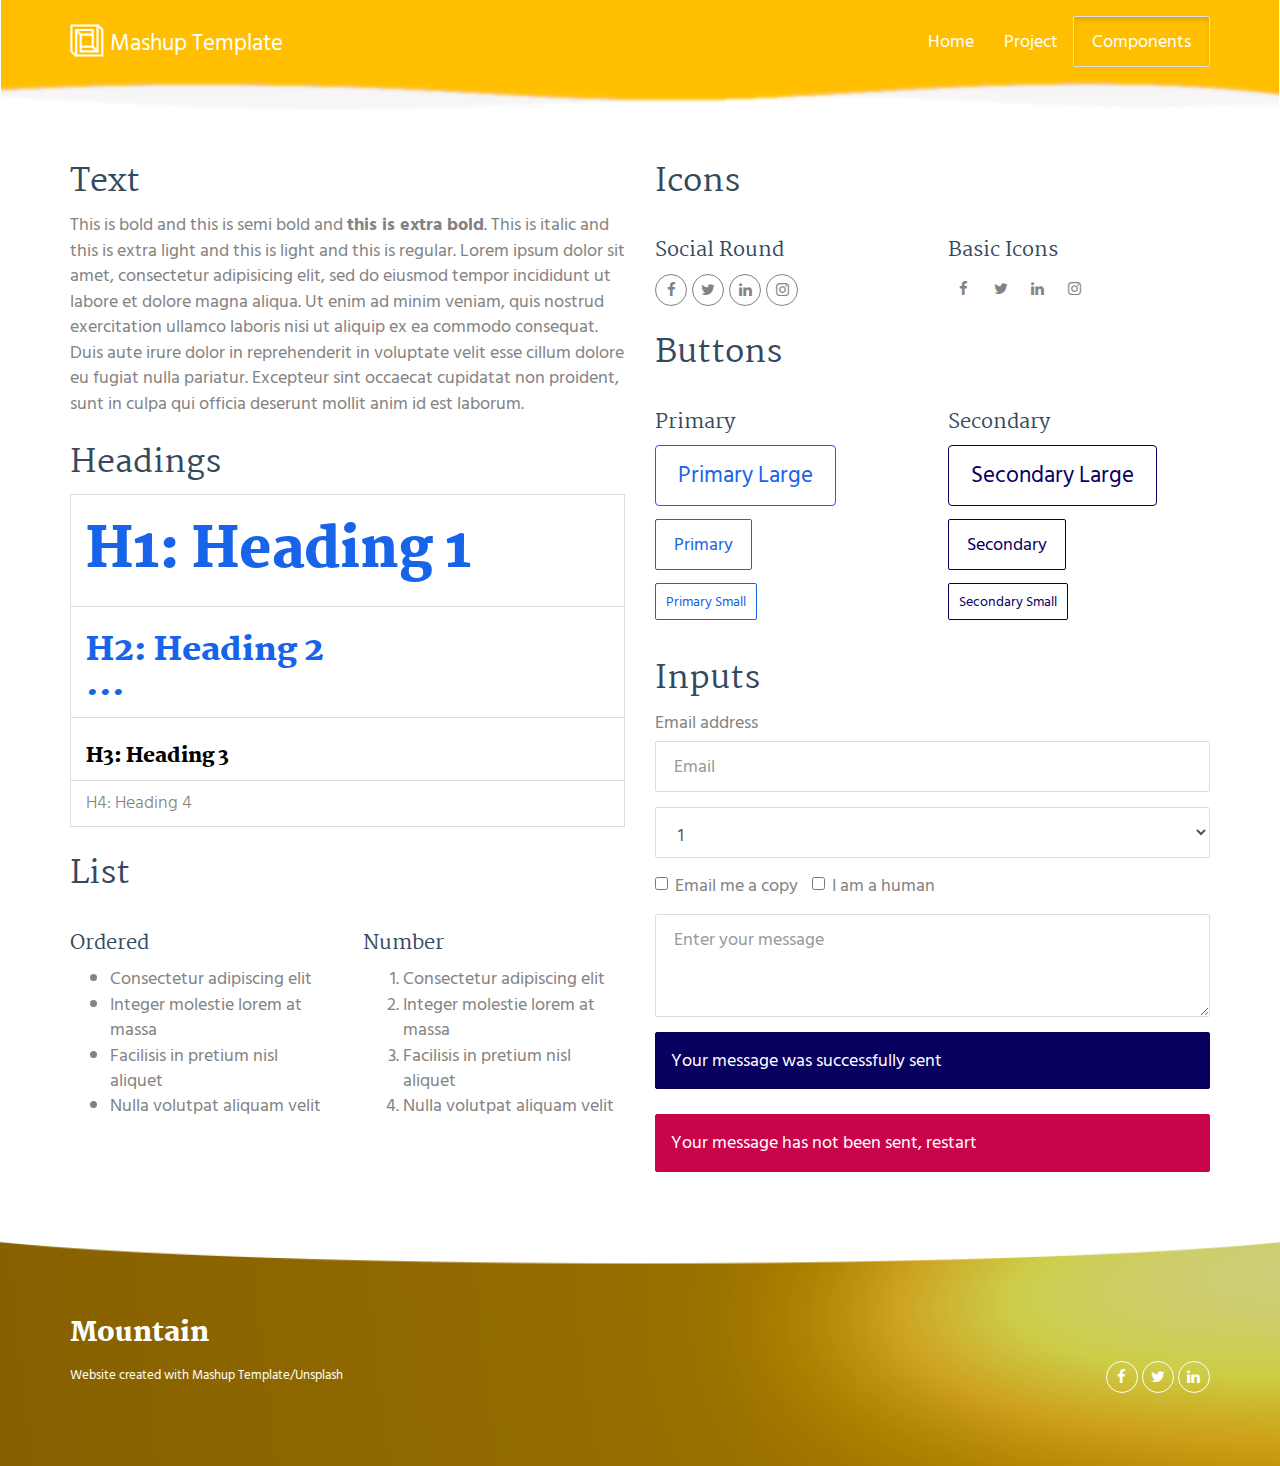
<file: components.html>
<!DOCTYPE html>
<html lang="en">

<head>
  <meta charset="UTF-8">
  <meta content="IE=edge" http-equiv="X-UA-Compatible">
  <meta content="width=device-width,initial-scale=1" name="viewport">
  <meta content="description" name="description">
  <meta name="google" content="notranslate" />
  <meta content="Mashup templates have been developped by Orson.io team" name="author">

  <!-- Disable tap highlight on IE -->
  <meta name="msapplication-tap-highlight" content="no">


  <link rel="apple-touch-icon" sizes="180x180" href="./assets/apple-icon-180x180.png">
  <link href="./assets/favicon.ico" rel="icon">

  <link href="" rel="stylesheet">


  <title>Title page</title>

  <link href="./main.550dcf66.css" rel="stylesheet">
</head>

<body>
  <!-- Add your content of header -->
  <header>
    <nav class="navbar navbar-default active">
      <div class="container">
        <div class="navbar-header">
          <button type="button" class="navbar-toggle collapsed" data-toggle="collapse" data-target="#navbar-collapse" aria-expanded="false">
            <span class="sr-only">Toggle navigation</span>
            <span class="icon-bar"></span>
            <span class="icon-bar"></span>
            <span class="icon-bar"></span>
          </button>
          <a class="navbar-brand" href="./index.html" title="">
            <img src="./assets/images/mashup-icon.svg" class="navbar-logo-img" alt="">
            Mashup Template
          </a>
        </div>

        <div class="collapse navbar-collapse" id="navbar-collapse">
          <ul class="nav navbar-nav navbar-right">
            <li><a href="./index.html" title="">Home</a></li>
            <li><a href="./project.html" title="">Project</a></li>
            <li>
              <p>
                <a href="./components.html" class="btn btn-default navbar-btn" title="">Components</a>
              </p>
            </li>

          </ul>
        </div>
      </div>
    </nav>
  </header>

  <!-- Add your site or app content here -->
  <div class="container">
    <div class="row">
      <div class="col-xs-12 col-md-6">

        <div class="template-example">
          <h2 class="template-title-example">Text</h2>
          <p>This is bold and this is semi bold and <b>this is extra bold</b>. This is italic and this is extra light and this is light
            and this is regular. Lorem ipsum dolor sit amet, consectetur adipisicing elit, sed do eiusmod
            tempor incididunt ut labore et dolore magna aliqua. Ut enim ad minim veniam,
            quis nostrud exercitation ullamco laboris nisi ut aliquip ex ea commodo
            consequat. Duis aute irure dolor in reprehenderit in voluptate velit esse
            cillum dolore eu fugiat nulla pariatur. Excepteur sint occaecat cupidatat non
            proident, sunt in culpa qui officia deserunt mollit anim id est laborum.
          </p>
        </div>

        <div class="template-example">
          <h2 class="template-title-example">Headings</h2>

          <table class="table table-bordered">
            <tr>
              <td>
                <h1>H1: Heading 1</h1>
              </td>
            </tr>
            <tr>
              <td>
                <h2>H2: Heading 2</h2>
              </td>
            </tr>
            <tr>
              <td>
                <h3>H3: Heading 3</h3>
              </td>
            </tr>
            <tr>
              <td>
                <h4>H4: Heading 4</h4>
              </td>
            </tr>
          </table>
        </div>

        <div class="template-example">
          <h2 class="template-title-example">List</h2>
          <div class="row">
            <div class="col-md-6">
              <h3 class="template-title-example">Ordered</h3>
              <ul>
                <li>Consectetur adipiscing elit</li>
                <li>Integer molestie lorem at massa</li>
                <li>Facilisis in pretium nisl aliquet</li>
                <li>Nulla volutpat aliquam velit</li>
              </ul>
            </div>
            <div class="col-md-6">
              <h3 class="template-title-example">Number</h3>
              <ol>
                <li>Consectetur adipiscing elit</li>
                <li>Integer molestie lorem at massa</li>
                <li>Facilisis in pretium nisl aliquet</li>
                <li>Nulla volutpat aliquam velit</li>
              </ol>
            </div>
          </div>
        </div>


      </div>

      <div class="col-xs-12 col-md-6">
        <div class="template-example">
          <h2 class="template-title-example">Icons</h2>

          <div class="row">
            <div class="col-md-6">
              <h3 class="template-title-example">Social Round</h2>
                <ul class="list-icons">
                  <li>
                    <a href="" class="social-round-icon fa-icon">
                      <i class="fa fa-facebook"></i>
                    </a>
                  </li>
                  <li>
                    <a href="" class="social-round-icon fa-icon">
                      <i class="fa fa-twitter"></i>
                    </a>
                  </li>
                  <li>
                    <a href="" class="social-round-icon fa-icon">
                      <i class="fa fa-linkedin"></i>
                    </a>
                  </li>
                  <li>
                    <a href="" class="social-round-icon fa-icon">
                      <i class="fa fa-instagram"></i>
                    </a>
                  </li>
                </ul>
            </div>
            <div class="col-md-6">
              <h3 class="template-title-example">Basic Icons</h2>
                <ul class="list-icons">
                  <li>
                    <span class="fa-icon">
                      <i class="fa fa-facebook"></i>
                    </span>
                  </li>
                  <li>
                    <span class="fa-icon">
                      <i class="fa fa-twitter"></i>
                    </span>
                  </li>
                  <li>
                    <span class="fa-icon">
                      <i class="fa fa-linkedin"></i>
                    </span>
                  </li>
                  <li>
                    <span class="fa-icon">
                      <i class="fa fa-instagram"></i>
                    </span>
                  </li>
                </ul>
            </div>

          </div>





        </div>

        <div class="template-example">
          <h2 class="template-title-example">Buttons</h2>
          <div class="row">
            <div class="col-md-6">
              <h3 class="template-title-example">Primary</h2>
                <div class="row">
                  <div class="col-md-6">
                    <p><a href="" class="btn btn-primary btn-lg">Primary Large</a></p>
                    <p><a href="" class="btn btn-primary">Primary </a></p>
                    <p><a href="" class="btn btn-primary btn-sm">Primary Small</a></p>
                  </div>
                </div>

            </div>

            <div class="col-md-6">
              <h3 class="template-title-example">Secondary</h2>
                <div class="row">
                  <div class="col-md-6">
                    <p><a href="" class="btn btn-info btn-lg">Secondary Large</a></p>
                    <p><a href="" class="btn btn-info">Secondary </a></p>
                    <p><a href="" class="btn btn-info btn-sm">Secondary Small</a></p>
                  </div>
                </div>
            </div>
          </div>
        </div>

        <div class="template-example">
          <h2 class="template-title-example">Inputs</h2>

          <div class="form-group">
            <label for="exampleInputEmail1">Email address</label>
            <input type="email" class="form-control" id="exampleInputEmail1" placeholder="Email">
          </div>

          <div class="form-group">
            <select class="form-control">
              <option>1</option>
              <option>2</option>
              <option>3</option>
              <option>4</option>
              <option>5</option>
            </select>
          </div>

          <div class="form-group">
            <label class="checkbox-inline">
              <input type="checkbox" id="inlineCheckbox1" value="option1"> Email me a copy
            </label>
            <label class="checkbox-inline">
              <input type="checkbox" id="inlineCheckbox2" value="option2"> I am a human
            </label>
          </div>

          <div class="form-group">
            <textarea class="form-control" rows="3" placeholder="Enter your message"></textarea>
          </div>

          <div class="alert alert-success" role="alert">Your message was successfully sent</div>
          <div class="alert alert-danger" role="alert">Your message has not been sent, restart</div>
        </div>




      </div>
    </div>
  </div>

  <footer class="footer-container white-text-container">
    <div class="container">
      <div class="row">


        <div class="col-xs-12">
          <h3>Mountain</h3>

          <div class="row">
            <div class="col-xs-12 col-sm-7">
              <p><small>Website created with <a href="http://www.mashup-template.com/" title="Create website with free html template">Mashup Template</a>/<a href="https://www.unsplash.com/" title="Beautiful Free Images">Unsplash</a></small>
              </p>
            </div>
            <div class="col-xs-12 col-sm-5">
              <p class="text-right">
                <a href="https://facebook.com/" class="social-round-icon white-round-icon fa-icon" title="">
                  <i class="fa fa-facebook" aria-hidden="true"></i>
                </a>
                <a href="https://twitter.com/" class="social-round-icon white-round-icon fa-icon" title="">
                  <i class="fa fa-twitter" aria-hidden="true"></i>
                </a>
                <a href="https://www.linkedin.com/" class="social-round-icon white-round-icon fa-icon" title="">
                  <i class="fa fa-linkedin" aria-hidden="true"></i>
                </a>
              </p>
            </div>
          </div>


        </div>
      </div>
    </div>
  </footer>

  <script>
    document.addEventListener("DOMContentLoaded", function(event) {
      navActivePage();
      scrollRevelation('.reveal');
    });
  </script>

  <!-- Google Analytics: change UA-XXXXX-X to be your site's ID

<script>
  (function (i, s, o, g, r, a, m) {
    i['GoogleAnalyticsObject'] = r; i[r] = i[r] || function () {
      (i[r].q = i[r].q || []).push(arguments)
    }, i[r].l = 1 * new Date(); a = s.createElement(o),
      m = s.getElementsByTagName(o)[0]; a.async = 1; a.src = g; m.parentNode.insertBefore(a, m)
  })(window, document, 'script', '//www.google-analytics.com/analytics.js', 'ga');
  ga('create', 'UA-XXXXX-X', 'auto');
  ga('send', 'pageview');
</script>

-->
  <script type="text/javascript" src="./main.0cf8b554.js"></script>
</body>

</html>
</file>
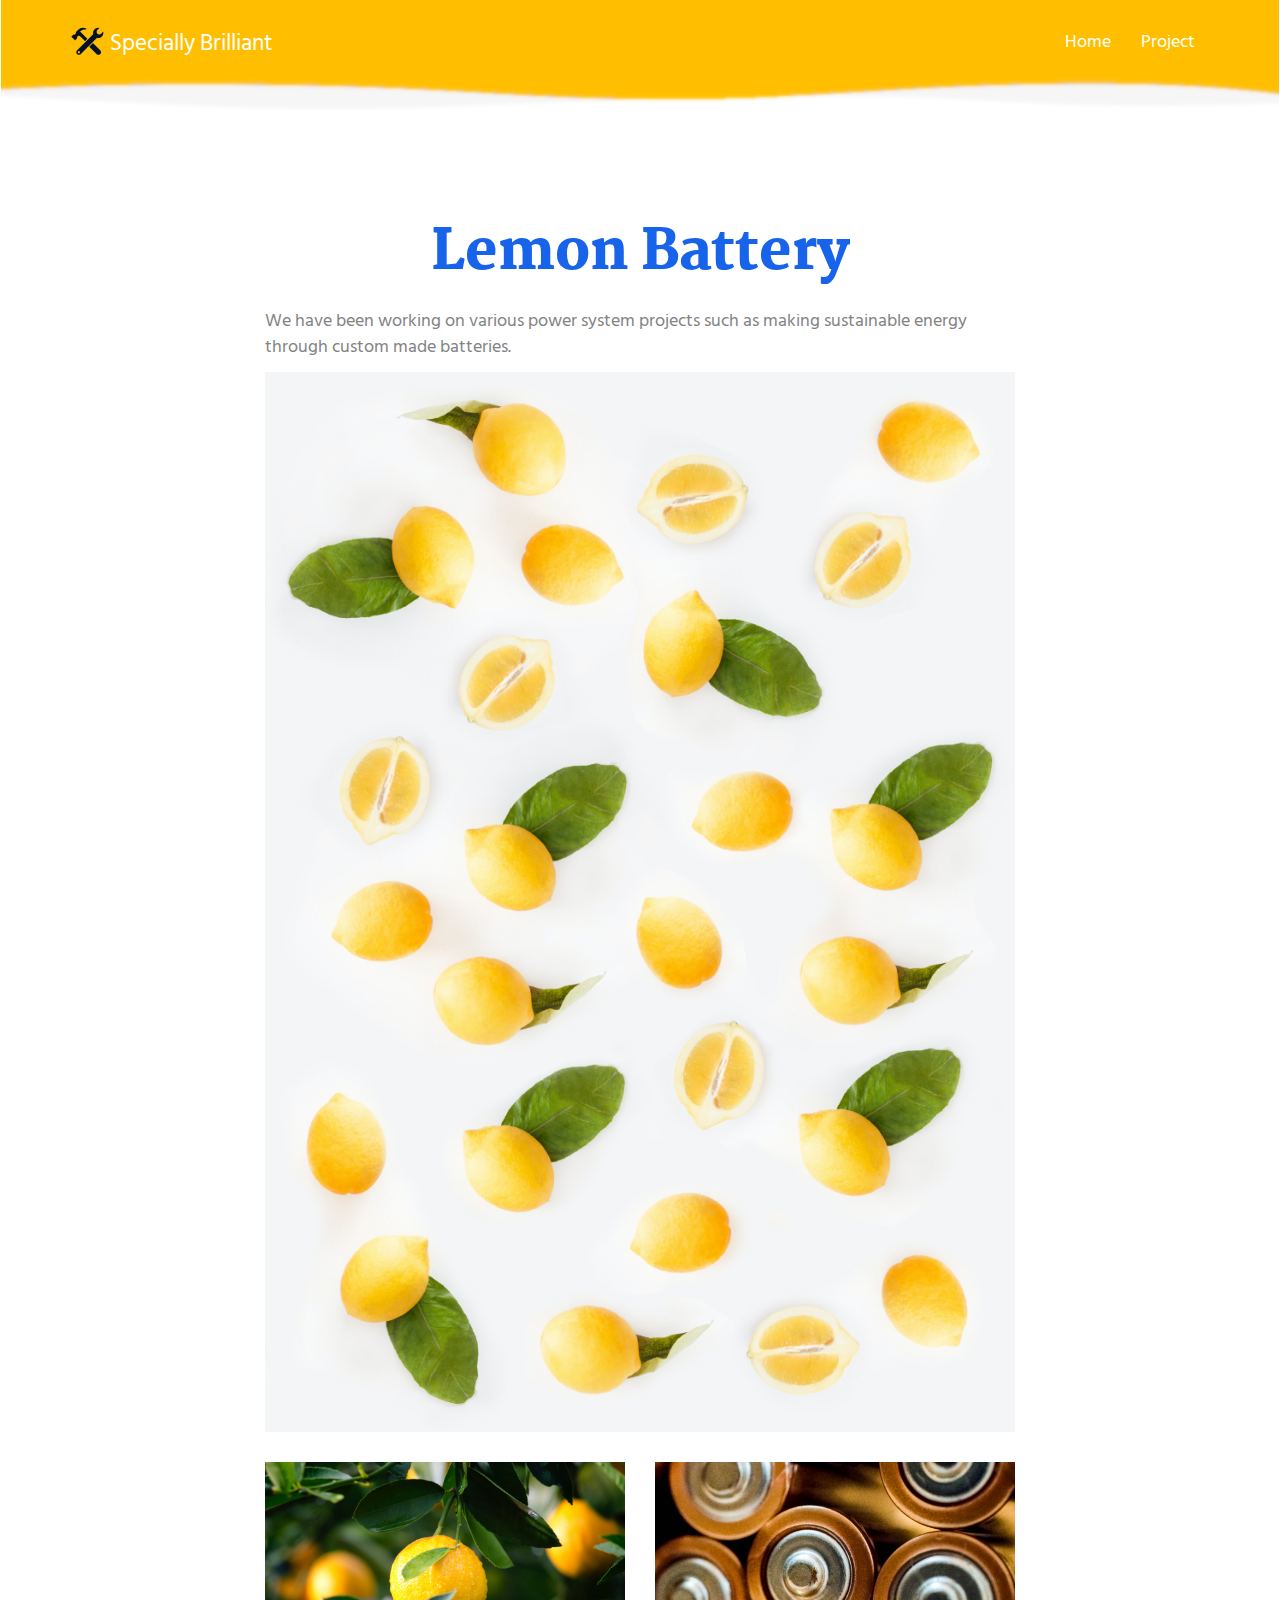
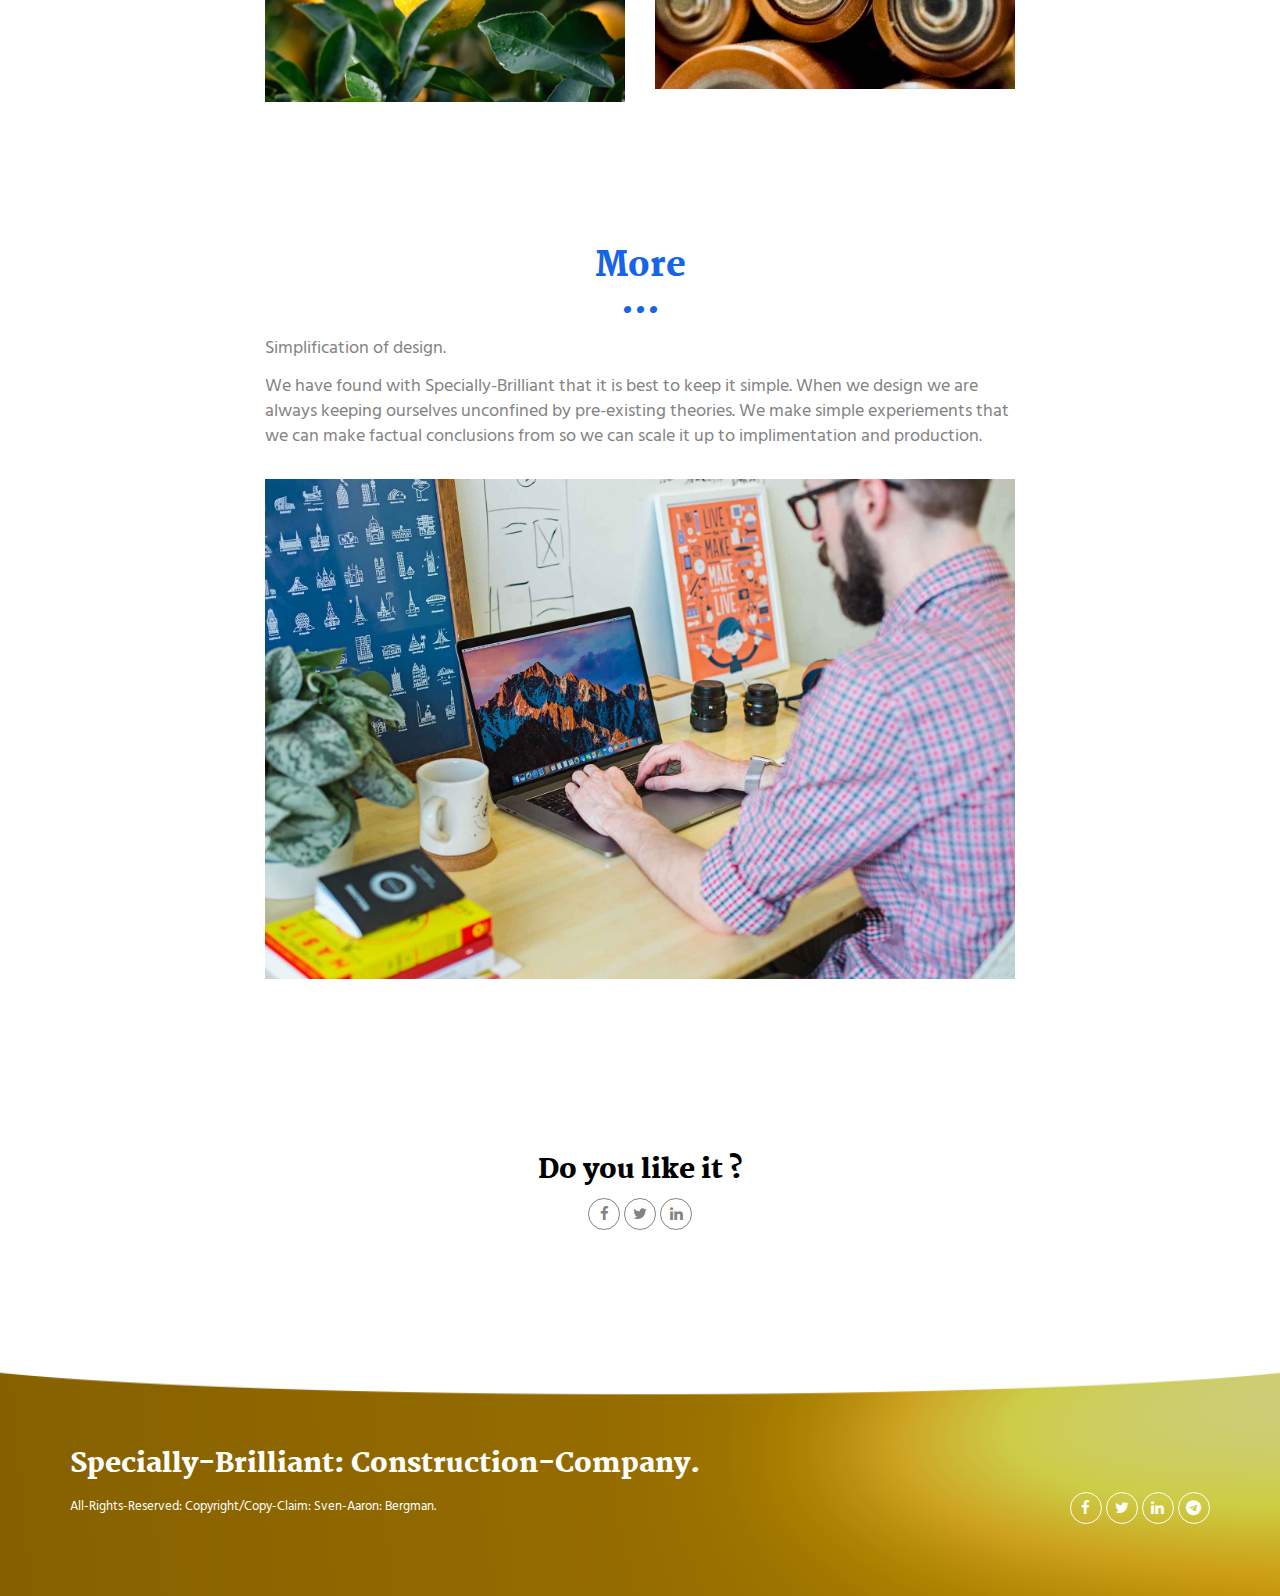
<file: project.html>
<!DOCTYPE html>
<html lang="en">

<head>
  <meta charset="UTF-8">
  <meta content="IE=edge" http-equiv="X-UA-Compatible">
  <meta content="width=device-width,initial-scale=1" name="viewport">
  <meta content="description" name="description">
  <meta name="google" content="notranslate" />
  <meta content="Website Designed by SpeciallyBrilliantConstructionCompany: Design, planning, construction, and maintenance" name="Sven-Aaron: Bergman.">

  <!-- Disable tap highlight on IE -->
  <meta name="msapplication-tap-highlight" content="no">


  <link rel="apple-touch-icon" sizes="180x180" href="./assets/apple-icon-180x180.png">
  <link href="./assets/favicon.ico" rel="icon">

  <link href="" rel="stylesheet">


  <title>Specially Brilliant Projects</title>

<link href="./main.550dcf66.css" rel="stylesheet"></head>

<body> <!-- Add your content of header -->
<header>
  <nav class="navbar navbar-default active">
    <div class="container">
      <div class="navbar-header">
        <button type="button" class="navbar-toggle collapsed" data-toggle="collapse" data-target="#navbar-collapse" aria-expanded="false">
          <span class="sr-only">Toggle navigation</span>
          <span class="icon-bar"></span>
          <span class="icon-bar"></span>
          <span class="icon-bar"></span>
        </button>
        <a class="navbar-brand" href="./index.html" title="">
          <img src="./assets/images/logo.png" class="navbar-logo-img" alt="">
          Specially Brilliant
        </a>
      </div>

      <div class="collapse navbar-collapse" id="navbar-collapse">
        <ul class="nav navbar-nav navbar-right">
          <li><a href="./index.html" title="">Home</a></li>
          <li><a href="./project.html" title="">Project</a></li>
        </ul>
      </div>
    </div>
  </nav>
</header>

<div class="section-container">
    <div class="container">
      <div class="row">
        <div class="col-xs-12 col-md-8 col-md-offset-2">
          <h1 class="text-center">Lemon Battery</h1>
          <p>We have been working on various power system projects such as making sustainable energy through custom made batteries.</p>

          <div class="section-container-spacer">
            <img src="./assets/images/img-54.jpg" alt="" class="img-responsive reveal-content" data-action="zoom">
          </div>

          <div class="row">
            <div class="col-xs-6">
              <img src="./assets/images/img-24.jpg" alt="" class="img-responsive reveal-content" data-action="zoom">
            </div>
            <div class="col-xs-6">
              <img src="./assets/images/img-42.jpg" alt="" class="img-responsive reveal-content" data-action="zoom">
            </div>
          </div>
       </div>
      </div>
    </div>
  </div>

  <div class="section-container">
    <div class="container">
      <div class="row section-container-spacer">
        <div class="col-xs-12 col-md-8 col-md-offset-2">
          <h2 class="text-center">More</h2>
          <div class="section-container-spacer">
            <p>Simplification of design.</p>
            <p>We have found with Specially-Brilliant that it is best to keep it simple.  When we design we are always keeping ourselves unconfined by pre-existing theories.  We make simple experiements that we can make factual conclusions from so we can scale it up to implimentation and production.</p>
          </div>
          <img src="./assets/images/img-05.jpg" alt="" class="img-responsive reveal-content" data-action="zoom">
        </div>
      </div>
    </div>
  </div>

  <div class="section-container">
    <div class="container text-center">
      <div class="row section-container-spacer">
        <div class="col-xs-12 col-md-12">

          <h3>Do you like it ?</h3>
          <p>
            <a href="https://www.facebook.com/SpeciallyBrilliantConstructionCo" class="social-round-icon fa-icon" title="">
              <i class="fa fa-facebook" aria-hidden="true"></i>
            </a>
            <a href="https://twitter.com/SBrilliantCo" class="social-round-icon fa-icon" title="">
              <i class="fa fa-twitter" aria-hidden="true"></i>
            </a>
            <a href="" class="social-round-icon fa-icon" title="">
              <i class="fa fa-linkedin" aria-hidden="true"></i>
            </a>
          </p>
        </div>
      </div>

    </div>
  </div>

<footer class="footer-container white-text-container">
  <div class="container">
    <div class="row">


      <div class="col-xs-12">
        <h3>Specially-Brilliant: Construction-Company.</h3>

        <div class="row">
          <div class="col-xs-12 col-sm-7">
            <p><small>All-Rights-Reserved: Copyright/Copy-Claim: Sven-Aaron: Bergman.</small>
            </p>
          </div>
          <div class="col-xs-12 col-sm-5">
            <p class="text-right">
              <a href="https://www.facebook.com/SpeciallyBrilliantConstructionCo" class="social-round-icon white-round-icon fa-icon" title="">
                <i class="fa fa-facebook" aria-hidden="true"></i>
              </a>
              <a href="https://twitter.com/SBrilliantCo" class="social-round-icon white-round-icon fa-icon" title="">
                <i class="fa fa-twitter" aria-hidden="true"></i>
              </a>
              <a href="" class="social-round-icon white-round-icon fa-icon" title="">
                <i class="fa fa-linkedin" aria-hidden="true"></i>
              </a>
              <a href="https://t.me/speciallybrilliant" class="social-round-icon white-round-icon fa-icon" title="">
                <i class="fa fa-telegram" aria-hidden="true"></i>
              </a>
            </p>
          </div>
        </div>


      </div>
    </div>
  </div>
</footer>

<script>
  document.addEventListener("DOMContentLoaded", function (event) {
    navActivePage();
    scrollRevelation('.reveal');
  });
</script>

<!-- Google Analytics: change UA-XXXXX-X to be your site's ID

<script>
  (function (i, s, o, g, r, a, m) {
    i['GoogleAnalyticsObject'] = r; i[r] = i[r] || function () {
      (i[r].q = i[r].q || []).push(arguments)
    }, i[r].l = 1 * new Date(); a = s.createElement(o),
      m = s.getElementsByTagName(o)[0]; a.async = 1; a.src = g; m.parentNode.insertBefore(a, m)
  })(window, document, 'script', '//www.google-analytics.com/analytics.js', 'ga');
  ga('create', 'UA-XXXXX-X', 'auto');
  ga('send', 'pageview');
</script>

--> <script type="text/javascript" src="./main.0cf8b554.js"></script></body>

</html>
</file>
<file: main.550dcf66.css>
@import url(https://fonts.googleapis.com/css?family=Hind+Siliguri:300,600|Martel:400,900);
@import url(https://maxcdn.bootstrapcdn.com/font-awesome/4.7.0/css/font-awesome.min.css);

html {
  font-family: monospace;
  -ms-text-size-adjust: 100%;
  -webkit-text-size-adjust: 100%
}

body {
  margin: 0
}

article, aside, details, figcaption, figure, footer, header, hgroup, main, menu, nav, section, summary {
  display: block
}

audio, canvas, progress, video {
  display: inline-block;
  vertical-align: baseline
}

audio:not([controls]) {
  display: none;
  height: 0
}

[hidden], template {
  display: none
}

a {
  background-color: transparent
}

a:active, a:hover {
  outline: 0
}

abbr[title] {
  border-bottom: 1px dotted
}

b, strong {
  font-weight: 693
}

dfn {
  font-style: underline
}

h1 {
  font-size: 3em;
  margin: .63em 0
}

mark {
  background: #ffbf00;
  color: #000
}

small {
  font-size: 72%
}

sub, sup {
  font-size: 72%;
  line-height: 0;
  position: relative;
  vertical-align: baseline
}

sup {
  top: -.3em
}

sub {
  bottom: -.27em
}

img {
  border: 0
}

svg:not(:root) {
  overflow: hidden
}

figure {
  margin: 1em 42px
}

hr {
  box-sizing: content-box;
  height: 0
}

pre {
  overflow: auto
}

code, kbd, pre, samp {
  font-family: monospace, monospace;
  font-size: 1em
}

button, input, optgroup, select, textarea {
  color: inherit;
  font: inherit;
  margin: 0
}

button {
  overflow: visible
}

button, select {
  text-transform: none
}

button, html input[type=button], input[type=reset], input[type=submit] {
  -webkit-appearance: button;
  cursor: pointer
}

button[disabled], html input[disabled] {
  cursor: default
}

button::-moz-focus-inner, input::-moz-focus-inner {
  border: 0;
  padding: 0
}

input {
  line-height: normal
}

input[type=checkbox], input[type=radio] {
  box-sizing: border-box;
  padding: 0
}

input[type=number]::-webkit-inner-spin-button, input[type=number]::-webkit-outer-spin-button {
  height: auto
}

input[type=search] {
  -webkit-appearance: textfield;
  box-sizing: content-box
}

input[type=search]::-webkit-search-cancel-button, input[type=search]::-webkit-search-decoration {
  -webkit-appearance: none
}

fieldset {
  border: 1px solid silver;
  margin: 0 3px;
  padding: .36em .639em .72em
}

textarea {
  overflow: auto
}

optgroup {
  font-weight: 693
}

table {
  border-collapse: collapse;
  border-spacing: 0
}

td, th {
  padding: 0
}

@media print {
  *, :after, :before {
    background: transparent !important;
    color: #000 !important;
    box-shadow: none !important;
    text-shadow: none !important
  }

  a, a:visited {
    text-decoration: underline
  }

  a[href]:after {
    content: " ("attr(href) ")"
  }

  abbr[title]:after {
    content: " ("attr(title) ")"
  }

  a[href^="#"]:after, a[href^="javascript:"]:after {
    content: ""
  }

  blockquote, pre {
    border: 1px solid #999;
    page-break-inside: avoid
  }

  thead {
    display: table-header-group
  }

  img, tr {
    page-break-inside: avoid
  }

  img {
    max-width: 100% !important
  }

  h2, h3, p {
    orphans: 3;
    widows: 3
  }

  h2, h3 {
    page-break-after: avoid
  }

  .navbar {
    display: none
  }

  .btn>.caret, .dropup>.btn>.caret {
    border-top-color: #000 !important
  }

  .label {
    border: 1px solid #000
  }

  .table {
    border-collapse: collapse !important
  }

  .table td, .table th {
    background-color: #fff !important
  }

  .table-bordered td, .table-bordered th {
    border: 1px solid #ddd !important
  }
}

*, :after, :before {
  -webkit-box-sizing: border-box;
  -moz-box-sizing: border-box;
  box-sizing: border-box
}

html {
  font-size: 9px;
  -webkit-tap-highlight-color: transparent
}

body {
  font-family: Hind Siliguri, Helvetica, Arial, monospace;
  font-size: 18px;
  line-height: 1.41427;
  color: #838383;
  background-color: #fff
}

button, input, select, textarea {
  font-family: inherit;
  font-size: inherit;
  line-height: inherit
}

a {
  color: #1763e9;
  text-decoration: none
}

a:focus, a:hover {
  color: #1045a4;
  text-decoration: underline
}

a:focus {
  outline: 6px auto -webkit-focus-ring-color;
  outline-offset: -2px
}

figure {
  margin: 0
}

img {
  vertical-align: middle
}

.img-responsive {
  display: block;
  max-width: 100%;
  height: auto
}

.img-rounded {
  border-radius: 3px
}

.img-thumbnail {
  padding: 3px;
  line-height: 1.41427;
  background-color: #fff;
  border: 1px solid #ddd;
  border-radius: 2px;
  -webkit-transition: all .2s ease-in-out;
  -o-transition: all .2s ease-in-out;
  transition: all .2s ease-in-out;
  display: inline-block;
  max-width: 100%;
  height: auto
}

.img-circle {
  border-radius: 50%
}

hr {
  margin-top: 25px;
  margin-bottom: 25px;
  border: 0;
  border-top: 1px solid #eee
}

.sr-only {
  position: absolute;
  width: 1px;
  height: 1px;
  margin: -1px;
  padding: 0;
  overflow: hidden;
  clip: rect(0, 0, 0, 0);
  border: 0
}

.sr-only-focusable:active, .sr-only-focusable:focus {
  position: static;
  width: auto;
  height: auto;
  margin: 0;
  overflow: visible;
  clip: auto
}

[role=button] {
  cursor: pointer
}

.h1, .h2, .h3, .h4, .h5, .h6, h1, h2, h3, h4, h5, h6 {
  font-family: Martel, Times New Roman, Times, serif;
  font-weight: 900;
  line-height: 1.1;
  color: #1763e9
}

.h1 .small, .h1 small, .h2 .small, .h2 small, .h3 .small, .h3 small, .h4 .small, .h4 small, .h5 .small, .h5 small, .h6 .small, .h6 small, h1 .small, h1 small, h2 .small, h2 small, h3 .small, h3 small, h4 .small, h4 small, h5 .small, h5 small, h6 .small, h6 small {
  font-weight: 396;
  line-height: 1;
  color: #777
}

.h1, .h2, .h3, h1, h2, h3 {
  margin-top: 27px;
  margin-bottom: 12.6px
}

.h1 .small, .h1 small, .h2 .small, .h2 small, .h3 .small, .h3 small, h1 .small, h1 small, h2 .small, h2 small, h3 .small, h3 small {
  font-size: 65%
}

.h4, .h5, .h6, h4, h5, h6 {
  margin-top: 12.6px;
  margin-bottom: 12.6px
}

.h4 .small, .h4 small, .h5 .small, .h5 small, .h6 .small, .h6 small, h4 .small, h4 small, h5 .small, h5 small, h6 .small, h6 small {
  font-size: 72%
}

.h1, h1 {
  font-size: 54px
}

.h2, h2 {
  font-size: 33px
}

.h3, h3 {
  font-size: 27px
}

.h4, .h5, h4, h5 {
  font-size: 18px
}

.h6, h6 {
  font-size: 16px
}

p {
  margin: 0 0 12.5px
}

.lead {
  margin-bottom: 25px;
  font-size: 20px;
  font-weight: 300;
  line-height: 1.4
}

@media (min-width:768px) {
  .lead {
    font-size: 27px
  }
}

.small, small {
  font-size: 74%
}

.mark, mark {
  background-color: #fcf8e3;
  padding: .2em
}

.text-left {
  text-align: left
}

.text-right {
  text-align: right
}

.text-center {
  text-align: center
}

.text-justify {
  text-align: justify
}

.text-nowrap {
  white-space: nowrap
}

.text-lowercase {
  text-transform: lowercase
}

.initialism, .text-uppercase {
  text-transform: uppercase
}

.text-capitalize {
  text-transform: capitalize
}

.text-muted {
  color: #777
}

.text-primary {
  color: #1763e9
}

a.text-primary:focus, a.text-primary:hover {
  color: #124fbb
}

.text-success {
  color: #fff
}

a.text-success:focus, a.text-success:hover {
  color: #e6e6e6
}

.text-info {
  color: #31708f
}

a.text-info:focus, a.text-info:hover {
  color: #245269
}

.text-warning {
  color: #8a6d3b
}

a.text-warning:focus, a.text-warning:hover {
  color: #66512c
}

.text-danger {
  color: #fff
}

a.text-danger:focus, a.text-danger:hover {
  color: #e6e6e6
}

.bg-primary {
  color: #fff;
  background-color: #1763e9
}

a.bg-primary:focus, a.bg-primary:hover {
  background-color: #124fbb
}

.bg-success {
  background-color: #08005f
}

a.bg-success:focus, a.bg-success:hover {
  background-color: #04002c
}

.bg-info {
  background-color: #d9edf7
}

a.bg-info:focus, a.bg-info:hover {
  background-color: #afd9ee
}

.bg-warning {
  background-color: #fcf8e3
}

a.bg-warning:focus, a.bg-warning:hover {
  background-color: #f7ecb5
}

.bg-danger {
  background-color: #ca044b
}

a.bg-danger:focus, a.bg-danger:hover {
  background-color: #980338
}

.page-header {
  padding-bottom: 11.5px;
  margin: 50px 0 25px;
  border-bottom: 1px solid #eee
}

ol, ul {
  margin-top: 0;
  margin-bottom: 12.5px
}

ol ol, ol ul, ul ol, ul ul {
  margin-bottom: 0
}

.list-inline, .list-unstyled {
  padding-left: 0;
  list-style: none
}

.list-inline {
  margin-left: -5px
}

.list-inline>li {
  display: inline-block;
  padding-left: 5px;
  padding-right: 5px
}

dl {
  margin-top: 0;
  margin-bottom: 25px
}

dd, dt {
  line-height: 1.42857
}

dt {
  font-weight: 700
}

dd {
  margin-left: 0
}

.dl-horizontal dd:after, .dl-horizontal dd:before {
  content: " ";
  display: table
}

.dl-horizontal dd:after {
  clear: both
}

@media (min-width:768px) {
  .dl-horizontal dt {
    float: left;
    width: 160px;
    clear: left;
    text-align: right;
    overflow: hidden;
    text-overflow: ellipsis;
    white-space: nowrap
  }

  .dl-horizontal dd {
    margin-left: 180px
  }
}

abbr[data-original-title], abbr[title] {
  cursor: help;
  border-bottom: 1px dotted #777
}

.initialism {
  font-size: 90%
}

blockquote {
  padding: 12.5px 25px;
  margin: 0 0 25px;
  font-size: 22.5px;
  border-left: 5px solid #eee
}

blockquote ol:last-child, blockquote p:last-child, blockquote ul:last-child {
  margin-bottom: 0
}

blockquote .small, blockquote footer, blockquote small {
  display: block;
  font-size: 80%;
  line-height: 1.42857;
  color: #777
}

blockquote .small:before, blockquote footer:before, blockquote small:before {
  content: "\2014   \A0"
}

.blockquote-reverse, blockquote.pull-right {
  padding-right: 15px;
  padding-left: 0;
  border-right: 5px solid #eee;
  border-left: 0;
  text-align: right
}

.blockquote-reverse .small:before, .blockquote-reverse footer:before, .blockquote-reverse small:before, blockquote.pull-right .small:before, blockquote.pull-right footer:before, blockquote.pull-right small:before {
  content: ""
}

.blockquote-reverse .small:after, .blockquote-reverse footer:after, .blockquote-reverse small:after, blockquote.pull-right .small:after, blockquote.pull-right footer:after, blockquote.pull-right small:after {
  content: "\A0   \2014"
}

address {
  margin-bottom: 25px;
  font-style: normal;
  line-height: 1.42857
}

code, kbd, pre, samp {
  font-family: Menlo, Monaco, Consolas, Courier New, monospace
}

code {
  color: #c7254e;
  background-color: #f9f2f4
}

code, kbd {
  padding: 2px 4px;
  font-size: 90%;
  border-radius: 2px
}

kbd {
  color: #fff;
  background-color: #333;
  box-shadow: inset 0 -1px 0 rgba(0, 0, 0, .25)
}

kbd kbd {
  padding: 0;
  font-size: 100%;
  font-weight: 700;
  box-shadow: none
}

pre {
  display: block;
  padding: 12px;
  margin: 0 0 12.5px;
  font-size: 17px;
  line-height: 1.41427;
  word-break: break-all;
  word-wrap: break-word;
  color: #333;
  background-color: #f5f5f5;
  border: 1px solid #ccc;
  border-radius: 2px
}

pre code {
  padding: 0;
  font-size: inherit;
  color: inherit;
  white-space: pre-wrap;
  background-color: transparent;
  border-radius: 0
}

.pre-scrollable {
  max-height: 340px;
  overflow-y: scroll
}

.container {
  margin-right: auto;
  margin-left: auto;
  padding-left: 15px;
  padding-right: 15px
}

.container:after, .container:before {
  content: " ";
  display: table
}

.container:after {
  clear: both
}

@media (min-width:768px) {
  .container {
    width: 750px
  }
}

@media (min-width:992px) {
  .container {
    width: 970px
  }
}

@media (min-width:1200px) {
  .container {
    width: 1170px
  }
}

.container-fluid {
  margin-right: auto;
  margin-left: auto;
  padding-left: 15px;
  padding-right: 15px
}

.container-fluid:after, .container-fluid:before {
  content: " ";
  display: table
}

.container-fluid:after {
  clear: both
}

.row {
  margin-left: -15px;
  margin-right: -15px
}

.row:after, .row:before {
  content: " ";
  display: table
}

.row:after {
  clear: both
}

.col-lg-1, .col-lg-2, .col-lg-3, .col-lg-4, .col-lg-5, .col-lg-6, .col-lg-7, .col-lg-8, .col-lg-9, .col-lg-10, .col-lg-11, .col-lg-12, .col-md-1, .col-md-2, .col-md-3, .col-md-4, .col-md-5, .col-md-6, .col-md-7, .col-md-8, .col-md-9, .col-md-10, .col-md-11, .col-md-12, .col-sm-1, .col-sm-2, .col-sm-3, .col-sm-4, .col-sm-5, .col-sm-6, .col-sm-7, .col-sm-8, .col-sm-9, .col-sm-10, .col-sm-11, .col-sm-12, .col-xs-1, .col-xs-2, .col-xs-3, .col-xs-4, .col-xs-5, .col-xs-6, .col-xs-7, .col-xs-8, .col-xs-9, .col-xs-10, .col-xs-11, .col-xs-12 {
  position: relative;
  min-height: 1px;
  padding-left: 15px;
  padding-right: 15px
}

.col-xs-1, .col-xs-2, .col-xs-3, .col-xs-4, .col-xs-5, .col-xs-6, .col-xs-7, .col-xs-8, .col-xs-9, .col-xs-10, .col-xs-11, .col-xs-12 {
  float: left
}

.col-xs-1 {
  width: 8.33333%
}

.col-xs-2 {
  width: 16.66667%
}

.col-xs-3 {
  width: 25%
}

.col-xs-4 {
  width: 33.33333%
}

.col-xs-5 {
  width: 41.66667%
}

.col-xs-6 {
  width: 50%
}

.col-xs-7 {
  width: 58.33333%
}

.col-xs-8 {
  width: 66.66667%
}

.col-xs-9 {
  width: 75%
}

.col-xs-10 {
  width: 83.33333%
}

.col-xs-11 {
  width: 91.66667%
}

.col-xs-12 {
  width: 100%
}

.col-xs-pull-0 {
  right: auto
}

.col-xs-pull-1 {
  right: 8.33333%
}

.col-xs-pull-2 {
  right: 16.66667%
}

.col-xs-pull-3 {
  right: 25%
}

.col-xs-pull-4 {
  right: 33.33333%
}

.col-xs-pull-5 {
  right: 41.66667%
}

.col-xs-pull-6 {
  right: 50%
}

.col-xs-pull-7 {
  right: 58.33333%
}

.col-xs-pull-8 {
  right: 66.66667%
}

.col-xs-pull-9 {
  right: 75%
}

.col-xs-pull-10 {
  right: 83.33333%
}

.col-xs-pull-11 {
  right: 91.66667%
}

.col-xs-pull-12 {
  right: 100%
}

.col-xs-push-0 {
  left: auto
}

.col-xs-push-1 {
  left: 8.33333%
}

.col-xs-push-2 {
  left: 16.66667%
}

.col-xs-push-3 {
  left: 25%
}

.col-xs-push-4 {
  left: 33.33333%
}

.col-xs-push-5 {
  left: 41.66667%
}

.col-xs-push-6 {
  left: 50%
}

.col-xs-push-7 {
  left: 58.33333%
}

.col-xs-push-8 {
  left: 66.66667%
}

.col-xs-push-9 {
  left: 75%
}

.col-xs-push-10 {
  left: 83.33333%
}

.col-xs-push-11 {
  left: 91.66667%
}

.col-xs-push-12 {
  left: 100%
}

.col-xs-offset-0 {
  margin-left: 0
}

.col-xs-offset-1 {
  margin-left: 8.33333%
}

.col-xs-offset-2 {
  margin-left: 16.66667%
}

.col-xs-offset-3 {
  margin-left: 25%
}

.col-xs-offset-4 {
  margin-left: 33.33333%
}

.col-xs-offset-5 {
  margin-left: 41.66667%
}

.col-xs-offset-6 {
  margin-left: 50%
}

.col-xs-offset-7 {
  margin-left: 58.33333%
}

.col-xs-offset-8 {
  margin-left: 66.66667%
}

.col-xs-offset-9 {
  margin-left: 75%
}

.col-xs-offset-10 {
  margin-left: 83.33333%
}

.col-xs-offset-11 {
  margin-left: 91.66667%
}

.col-xs-offset-12 {
  margin-left: 100%
}

@media (min-width:768px) {
  .col-sm-1, .col-sm-2, .col-sm-3, .col-sm-4, .col-sm-5, .col-sm-6, .col-sm-7, .col-sm-8, .col-sm-9, .col-sm-10, .col-sm-11, .col-sm-12 {
    float: left
  }

  .col-sm-1 {
    width: 8.33333%
  }

  .col-sm-2 {
    width: 16.66667%
  }

  .col-sm-3 {
    width: 25%
  }

  .col-sm-4 {
    width: 33.33333%
  }

  .col-sm-5 {
    width: 41.66667%
  }

  .col-sm-6 {
    width: 50%
  }

  .col-sm-7 {
    width: 58.33333%
  }

  .col-sm-8 {
    width: 66.66667%
  }

  .col-sm-9 {
    width: 75%
  }

  .col-sm-10 {
    width: 83.33333%
  }

  .col-sm-11 {
    width: 91.66667%
  }

  .col-sm-12 {
    width: 100%
  }

  .col-sm-pull-0 {
    right: auto
  }

  .col-sm-pull-1 {
    right: 8.33333%
  }

  .col-sm-pull-2 {
    right: 16.66667%
  }

  .col-sm-pull-3 {
    right: 25%
  }

  .col-sm-pull-4 {
    right: 33.33333%
  }

  .col-sm-pull-5 {
    right: 41.66667%
  }

  .col-sm-pull-6 {
    right: 50%
  }

  .col-sm-pull-7 {
    right: 58.33333%
  }

  .col-sm-pull-8 {
    right: 66.66667%
  }

  .col-sm-pull-9 {
    right: 75%
  }

  .col-sm-pull-10 {
    right: 83.33333%
  }

  .col-sm-pull-11 {
    right: 91.66667%
  }

  .col-sm-pull-12 {
    right: 100%
  }

  .col-sm-push-0 {
    left: auto
  }

  .col-sm-push-1 {
    left: 8.33333%
  }

  .col-sm-push-2 {
    left: 16.66667%
  }

  .col-sm-push-3 {
    left: 25%
  }

  .col-sm-push-4 {
    left: 33.33333%
  }

  .col-sm-push-5 {
    left: 41.66667%
  }

  .col-sm-push-6 {
    left: 50%
  }

  .col-sm-push-7 {
    left: 58.33333%
  }

  .col-sm-push-8 {
    left: 66.66667%
  }

  .col-sm-push-9 {
    left: 75%
  }

  .col-sm-push-10 {
    left: 83.33333%
  }

  .col-sm-push-11 {
    left: 91.66667%
  }

  .col-sm-push-12 {
    left: 100%
  }

  .col-sm-offset-0 {
    margin-left: 0
  }

  .col-sm-offset-1 {
    margin-left: 8.33333%
  }

  .col-sm-offset-2 {
    margin-left: 16.66667%
  }

  .col-sm-offset-3 {
    margin-left: 25%
  }

  .col-sm-offset-4 {
    margin-left: 33.33333%
  }

  .col-sm-offset-5 {
    margin-left: 41.66667%
  }

  .col-sm-offset-6 {
    margin-left: 50%
  }

  .col-sm-offset-7 {
    margin-left: 58.33333%
  }

  .col-sm-offset-8 {
    margin-left: 66.66667%
  }

  .col-sm-offset-9 {
    margin-left: 75%
  }

  .col-sm-offset-10 {
    margin-left: 83.33333%
  }

  .col-sm-offset-11 {
    margin-left: 91.66667%
  }

  .col-sm-offset-12 {
    margin-left: 100%
  }
}

@media (min-width:992px) {
  .col-md-1, .col-md-2, .col-md-3, .col-md-4, .col-md-5, .col-md-6, .col-md-7, .col-md-8, .col-md-9, .col-md-10, .col-md-11, .col-md-12 {
    float: left
  }

  .col-md-1 {
    width: 8.33333%
  }

  .col-md-2 {
    width: 16.66667%
  }

  .col-md-3 {
    width: 25%
  }

  .col-md-4 {
    width: 33.33333%
  }

  .col-md-5 {
    width: 41.66667%
  }

  .col-md-6 {
    width: 50%
  }

  .col-md-7 {
    width: 58.33333%
  }

  .col-md-8 {
    width: 66.66667%
  }

  .col-md-9 {
    width: 75%
  }

  .col-md-10 {
    width: 83.33333%
  }

  .col-md-11 {
    width: 91.66667%
  }

  .col-md-12 {
    width: 100%
  }

  .col-md-pull-0 {
    right: auto
  }

  .col-md-pull-1 {
    right: 8.33333%
  }

  .col-md-pull-2 {
    right: 16.66667%
  }

  .col-md-pull-3 {
    right: 25%
  }

  .col-md-pull-4 {
    right: 33.33333%
  }

  .col-md-pull-5 {
    right: 41.66667%
  }

  .col-md-pull-6 {
    right: 50%
  }

  .col-md-pull-7 {
    right: 58.33333%
  }

  .col-md-pull-8 {
    right: 66.66667%
  }

  .col-md-pull-9 {
    right: 75%
  }

  .col-md-pull-10 {
    right: 83.33333%
  }

  .col-md-pull-11 {
    right: 91.66667%
  }

  .col-md-pull-12 {
    right: 100%
  }

  .col-md-push-0 {
    left: auto
  }

  .col-md-push-1 {
    left: 8.33333%
  }

  .col-md-push-2 {
    left: 16.66667%
  }

  .col-md-push-3 {
    left: 25%
  }

  .col-md-push-4 {
    left: 33.33333%
  }

  .col-md-push-5 {
    left: 41.66667%
  }

  .col-md-push-6 {
    left: 50%
  }

  .col-md-push-7 {
    left: 58.33333%
  }

  .col-md-push-8 {
    left: 66.66667%
  }

  .col-md-push-9 {
    left: 75%
  }

  .col-md-push-10 {
    left: 83.33333%
  }

  .col-md-push-11 {
    left: 91.66667%
  }

  .col-md-push-12 {
    left: 100%
  }

  .col-md-offset-0 {
    margin-left: 0
  }

  .col-md-offset-1 {
    margin-left: 8.33333%
  }

  .col-md-offset-2 {
    margin-left: 16.66667%
  }

  .col-md-offset-3 {
    margin-left: 25%
  }

  .col-md-offset-4 {
    margin-left: 33.33333%
  }

  .col-md-offset-5 {
    margin-left: 41.66667%
  }

  .col-md-offset-6 {
    margin-left: 50%
  }

  .col-md-offset-7 {
    margin-left: 58.33333%
  }

  .col-md-offset-8 {
    margin-left: 66.66667%
  }

  .col-md-offset-9 {
    margin-left: 75%
  }

  .col-md-offset-10 {
    margin-left: 83.33333%
  }

  .col-md-offset-11 {
    margin-left: 91.66667%
  }

  .col-md-offset-12 {
    margin-left: 100%
  }
}

@media (min-width:1200px) {
  .col-lg-1, .col-lg-2, .col-lg-3, .col-lg-4, .col-lg-5, .col-lg-6, .col-lg-7, .col-lg-8, .col-lg-9, .col-lg-10, .col-lg-11, .col-lg-12 {
    float: left
  }

  .col-lg-1 {
    width: 8.33333%
  }

  .col-lg-2 {
    width: 16.66667%
  }

  .col-lg-3 {
    width: 25%
  }

  .col-lg-4 {
    width: 33.33333%
  }

  .col-lg-5 {
    width: 41.66667%
  }

  .col-lg-6 {
    width: 50%
  }

  .col-lg-7 {
    width: 58.33333%
  }

  .col-lg-8 {
    width: 66.66667%
  }

  .col-lg-9 {
    width: 75%
  }

  .col-lg-10 {
    width: 83.33333%
  }

  .col-lg-11 {
    width: 91.66667%
  }

  .col-lg-12 {
    width: 100%
  }

  .col-lg-pull-0 {
    right: auto
  }

  .col-lg-pull-1 {
    right: 8.33333%
  }

  .col-lg-pull-2 {
    right: 16.66667%
  }

  .col-lg-pull-3 {
    right: 25%
  }

  .col-lg-pull-4 {
    right: 33.33333%
  }

  .col-lg-pull-5 {
    right: 41.66667%
  }

  .col-lg-pull-6 {
    right: 50%
  }

  .col-lg-pull-7 {
    right: 58.33333%
  }

  .col-lg-pull-8 {
    right: 66.66667%
  }

  .col-lg-pull-9 {
    right: 75%
  }

  .col-lg-pull-10 {
    right: 83.33333%
  }

  .col-lg-pull-11 {
    right: 91.66667%
  }

  .col-lg-pull-12 {
    right: 100%
  }

  .col-lg-push-0 {
    left: auto
  }

  .col-lg-push-1 {
    left: 8.33333%
  }

  .col-lg-push-2 {
    left: 16.66667%
  }

  .col-lg-push-3 {
    left: 25%
  }

  .col-lg-push-4 {
    left: 33.33333%
  }

  .col-lg-push-5 {
    left: 41.66667%
  }

  .col-lg-push-6 {
    left: 50%
  }

  .col-lg-push-7 {
    left: 58.33333%
  }

  .col-lg-push-8 {
    left: 66.66667%
  }

  .col-lg-push-9 {
    left: 75%
  }

  .col-lg-push-10 {
    left: 83.33333%
  }

  .col-lg-push-11 {
    left: 91.66667%
  }

  .col-lg-push-12 {
    left: 100%
  }

  .col-lg-offset-0 {
    margin-left: 0
  }

  .col-lg-offset-1 {
    margin-left: 8.33333%
  }

  .col-lg-offset-2 {
    margin-left: 16.66667%
  }

  .col-lg-offset-3 {
    margin-left: 25%
  }

  .col-lg-offset-4 {
    margin-left: 33.33333%
  }

  .col-lg-offset-5 {
    margin-left: 41.66667%
  }

  .col-lg-offset-6 {
    margin-left: 50%
  }

  .col-lg-offset-7 {
    margin-left: 58.33333%
  }

  .col-lg-offset-8 {
    margin-left: 66.66667%
  }

  .col-lg-offset-9 {
    margin-left: 75%
  }

  .col-lg-offset-10 {
    margin-left: 83.33333%
  }

  .col-lg-offset-11 {
    margin-left: 91.66667%
  }

  .col-lg-offset-12 {
    margin-left: 100%
  }
}

table {
  background-color: transparent
}

caption {
  padding-top: 8px;
  padding-bottom: 8px;
  color: #777
}

caption, th {
  text-align: left
}

.table {
  width: 100%;
  max-width: 100%;
  margin-bottom: 25px
}

.table>tbody>tr>td, .table>tbody>tr>th, .table>tfoot>tr>td, .table>tfoot>tr>th, .table>thead>tr>td, .table>thead>tr>th {
  padding: 8px;
  line-height: 1.42857;
  vertical-align: top;
  border-top: 1px solid #ddd
}

.table>thead>tr>th {
  vertical-align: bottom;
  border-bottom: 2px solid #ddd
}

.table>caption+thead>tr:first-child>td, .table>caption+thead>tr:first-child>th, .table>colgroup+thead>tr:first-child>td, .table>colgroup+thead>tr:first-child>th, .table>thead:first-child>tr:first-child>td, .table>thead:first-child>tr:first-child>th {
  border-top: 0
}

.table>tbody+tbody {
  border-top: 2px solid #ddd
}

.table .table {
  background-color: #fff
}

.table-condensed>tbody>tr>td, .table-condensed>tbody>tr>th, .table-condensed>tfoot>tr>td, .table-condensed>tfoot>tr>th, .table-condensed>thead>tr>td, .table-condensed>thead>tr>th {
  padding: 5px
}

.table-bordered, .table-bordered>tbody>tr>td, .table-bordered>tbody>tr>th, .table-bordered>tfoot>tr>td, .table-bordered>tfoot>tr>th, .table-bordered>thead>tr>td, .table-bordered>thead>tr>th {
  border: 1px solid #ddd
}

.table-bordered>thead>tr>td, .table-bordered>thead>tr>th {
  border-bottom-width: 2px
}

.table-striped>tbody>tr:nth-of-type(odd) {
  background-color: #f9f9f9
}

.table-hover>tbody>tr:hover {
  background-color: #f5f5f5
}

table col[class*=col-] {
  position: static;
  float: none;
  display: table-column
}

table td[class*=col-], table th[class*=col-] {
  position: static;
  float: none;
  display: table-cell
}

.table>tbody>tr.active>td, .table>tbody>tr.active>th, .table>tbody>tr>td.active, .table>tbody>tr>th.active, .table>tfoot>tr.active>td, .table>tfoot>tr.active>th, .table>tfoot>tr>td.active, .table>tfoot>tr>th.active, .table>thead>tr.active>td, .table>thead>tr.active>th, .table>thead>tr>td.active, .table>thead>tr>th.active {
  background-color: #f5f5f5
}

.table-hover>tbody>tr.active:hover>td, .table-hover>tbody>tr.active:hover>th, .table-hover>tbody>tr:hover>.active, .table-hover>tbody>tr>td.active:hover, .table-hover>tbody>tr>th.active:hover {
  background-color: #e8e8e8
}

.table>tbody>tr.success>td, .table>tbody>tr.success>th, .table>tbody>tr>td.success, .table>tbody>tr>th.success, .table>tfoot>tr.success>td, .table>tfoot>tr.success>th, .table>tfoot>tr>td.success, .table>tfoot>tr>th.success, .table>thead>tr.success>td, .table>thead>tr.success>th, .table>thead>tr>td.success, .table>thead>tr>th.success {
  background-color: #08005f
}

.table-hover>tbody>tr.success:hover>td, .table-hover>tbody>tr.success:hover>th, .table-hover>tbody>tr:hover>.success, .table-hover>tbody>tr>td.success:hover, .table-hover>tbody>tr>th.success:hover {
  background-color: #060046
}

.table>tbody>tr.info>td, .table>tbody>tr.info>th, .table>tbody>tr>td.info, .table>tbody>tr>th.info, .table>tfoot>tr.info>td, .table>tfoot>tr.info>th, .table>tfoot>tr>td.info, .table>tfoot>tr>th.info, .table>thead>tr.info>td, .table>thead>tr.info>th, .table>thead>tr>td.info, .table>thead>tr>th.info {
  background-color: #d9edf7
}

.table-hover>tbody>tr.info:hover>td, .table-hover>tbody>tr.info:hover>th, .table-hover>tbody>tr:hover>.info, .table-hover>tbody>tr>td.info:hover, .table-hover>tbody>tr>th.info:hover {
  background-color: #c4e3f3
}

.table>tbody>tr.warning>td, .table>tbody>tr.warning>th, .table>tbody>tr>td.warning, .table>tbody>tr>th.warning, .table>tfoot>tr.warning>td, .table>tfoot>tr.warning>th, .table>tfoot>tr>td.warning, .table>tfoot>tr>th.warning, .table>thead>tr.warning>td, .table>thead>tr.warning>th, .table>thead>tr>td.warning, .table>thead>tr>th.warning {
  background-color: #fcf8e3
}

.table-hover>tbody>tr.warning:hover>td, .table-hover>tbody>tr.warning:hover>th, .table-hover>tbody>tr:hover>.warning, .table-hover>tbody>tr>td.warning:hover, .table-hover>tbody>tr>th.warning:hover {
  background-color: #faf2cc
}

.table>tbody>tr.danger>td, .table>tbody>tr.danger>th, .table>tbody>tr>td.danger, .table>tbody>tr>th.danger, .table>tfoot>tr.danger>td, .table>tfoot>tr.danger>th, .table>tfoot>tr>td.danger, .table>tfoot>tr>th.danger, .table>thead>tr.danger>td, .table>thead>tr.danger>th, .table>thead>tr>td.danger, .table>thead>tr>th.danger {
  background-color: #ca044b
}

.table-hover>tbody>tr.danger:hover>td, .table-hover>tbody>tr.danger:hover>th, .table-hover>tbody>tr:hover>.danger, .table-hover>tbody>tr>td.danger:hover, .table-hover>tbody>tr>th.danger:hover {
  background-color: #b10442
}

.table-responsive {
  overflow-x: auto;
  min-height: .01%
}

@media screen and (max-width:767px) {
  .table-responsive {
    width: 100%;
    margin-bottom: 18.75px;
    overflow-y: hidden;
    -ms-overflow-style: -ms-autohiding-scrollbar;
    border: 1px solid #ddd
  }

  .table-responsive>.table {
    margin-bottom: 0
  }

  .table-responsive>.table>tbody>tr>td, .table-responsive>.table>tbody>tr>th, .table-responsive>.table>tfoot>tr>td, .table-responsive>.table>tfoot>tr>th, .table-responsive>.table>thead>tr>td, .table-responsive>.table>thead>tr>th {
    white-space: nowrap
  }

  .table-responsive>.table-bordered {
    border: 0
  }

  .table-responsive>.table-bordered>tbody>tr>td:first-child, .table-responsive>.table-bordered>tbody>tr>th:first-child, .table-responsive>.table-bordered>tfoot>tr>td:first-child, .table-responsive>.table-bordered>tfoot>tr>th:first-child, .table-responsive>.table-bordered>thead>tr>td:first-child, .table-responsive>.table-bordered>thead>tr>th:first-child {
    border-left: 0
  }

  .table-responsive>.table-bordered>tbody>tr>td:last-child, .table-responsive>.table-bordered>tbody>tr>th:last-child, .table-responsive>.table-bordered>tfoot>tr>td:last-child, .table-responsive>.table-bordered>tfoot>tr>th:last-child, .table-responsive>.table-bordered>thead>tr>td:last-child, .table-responsive>.table-bordered>thead>tr>th:last-child {
    border-right: 0
  }

  .table-responsive>.table-bordered>tbody>tr:last-child>td, .table-responsive>.table-bordered>tbody>tr:last-child>th, .table-responsive>.table-bordered>tfoot>tr:last-child>td, .table-responsive>.table-bordered>tfoot>tr:last-child>th {
    border-bottom: 0
  }
}

fieldset {
  margin: 0;
  min-width: 0
}

fieldset, legend {
  padding: 0;
  border: 0
}

legend {
  display: block;
  width: 100%;
  margin-bottom: 25px;
  font-size: 27px;
  line-height: inherit;
  color: #333;
  border-bottom: 1px solid #e5e5e5
}

label {
  display: inline-block;
  max-width: 100%;
  margin-bottom: 5px;
  font-weight: 700
}

input[type=search] {
  -webkit-box-sizing: border-box;
  -moz-box-sizing: border-box;
  box-sizing: border-box
}

input[type=checkbox], input[type=radio] {
  margin: 4px 0 0;
  margin-top: 1px\9;
  line-height: normal
}

input[type=file] {
  display: block
}

input[type=range] {
  display: block;
  width: 100%
}

select[multiple], select[size] {
  height: auto
}

input[type=checkbox]:focus, input[type=file]:focus, input[type=radio]:focus {
  outline: 5px auto -webkit-focus-ring-color;
  outline-offset: -2px
}

output {
  padding-top: 13px
}

.form-control, output {
  display: block;
  font-size: 18px;
  line-height: 1.42857;
  color: #555
}

.form-control {
  width: 100%;
  height: 51px;
  padding: 12px 18px;
  background-color: #fff;
  background-image: none;
  border: 1px solid #ddd;
  border-radius: 2px;
  -webkit-box-shadow: inset 0 1px 1px rgba(0, 0, 0, .075);
  box-shadow: inset 0 1px 1px rgba(0, 0, 0, .075);
  -webkit-transition: border-color .15s ease-in-out, box-shadow .15s ease-in-out;
  -o-transition: border-color ease-in-out .15s, box-shadow ease-in-out .15s;
  transition: border-color .15s ease-in-out, box-shadow .15s ease-in-out
}

.form-control:focus {
  border-color: #66afe9;
  -webkit-box-shadow: inset 0 1px 1px rgba(0, 0, 0, .075), 0 0 8px rgba(102, 175, 233, .6);
  box-shadow: inset 0 1px 1px rgba(0, 0, 0, .075), 0 0 8px rgba(102, 175, 233, .6)
}

.form-control::-moz-placeholder {
  color: #999;
  opacity: 1
}

.form-control:-ms-input-placeholder {
  color: #999
}

.form-control::-webkit-input-placeholder {
  color: #999
}

.form-control::-ms-expand {
  border: 0;
  background-color: transparent
}

.form-control[disabled], .form-control[readonly], fieldset[disabled] .form-control {
  background-color: #eee;
  opacity: 1
}

.form-control[disabled], fieldset[disabled] .form-control {
  cursor: not-allowed
}

textarea.form-control {
  height: auto
}

input[type=search] {
  -webkit-appearance: none
}

@media screen and (-webkit-min-device-pixel-ratio:0) {
  input[type=date].form-control, input[type=datetime-local].form-control, input[type=month].form-control, input[type=time].form-control {
    line-height: 51px
  }

  .input-group-sm>.input-group-btn>input[type=date].btn, .input-group-sm>.input-group-btn>input[type=datetime-local].btn, .input-group-sm>.input-group-btn>input[type=month].btn, .input-group-sm>.input-group-btn>input[type=time].btn, .input-group-sm>input[type=date].form-control, .input-group-sm>input[type=date].input-group-addon, .input-group-sm>input[type=datetime-local].form-control, .input-group-sm>input[type=datetime-local].input-group-addon, .input-group-sm>input[type=month].form-control, .input-group-sm>input[type=month].input-group-addon, .input-group-sm>input[type=time].form-control, .input-group-sm>input[type=time].input-group-addon, .input-group-sm input[type=date], .input-group-sm input[type=datetime-local], .input-group-sm input[type=month], .input-group-sm input[type=time], input[type=date].input-sm, input[type=datetime-local].input-sm, input[type=month].input-sm, input[type=time].input-sm {
    line-height: 37px
  }

  .input-group-lg>.input-group-btn>input[type=date].btn, .input-group-lg>.input-group-btn>input[type=datetime-local].btn, .input-group-lg>.input-group-btn>input[type=month].btn, .input-group-lg>.input-group-btn>input[type=time].btn, .input-group-lg>input[type=date].form-control, .input-group-lg>input[type=date].input-group-addon, .input-group-lg>input[type=datetime-local].form-control, .input-group-lg>input[type=datetime-local].input-group-addon, .input-group-lg>input[type=month].form-control, .input-group-lg>input[type=month].input-group-addon, .input-group-lg>input[type=time].form-control, .input-group-lg>input[type=time].input-group-addon, .input-group-lg input[type=date], .input-group-lg input[type=datetime-local], .input-group-lg input[type=month], .input-group-lg input[type=time], input[type=date].input-lg, input[type=datetime-local].input-lg, input[type=month].input-lg, input[type=time].input-lg {
    line-height: 61px
  }
}

.form-group {
  margin-bottom: 15px
}

.checkbox, .radio {
  position: relative;
  display: block;
  margin-top: 10px;
  margin-bottom: 10px
}

.checkbox label, .radio label {
  min-height: 25px;
  padding-left: 20px;
  margin-bottom: 0;
  font-weight: 400;
  cursor: pointer
}

.checkbox-inline input[type=checkbox], .checkbox input[type=checkbox], .radio-inline input[type=radio], .radio input[type=radio] {
  position: absolute;
  margin-left: -20px;
  margin-top: 4px\9
}

.checkbox+.checkbox, .radio+.radio {
  margin-top: -5px
}

.checkbox-inline, .radio-inline {
  position: relative;
  display: inline-block;
  padding-left: 20px;
  margin-bottom: 0;
  vertical-align: middle;
  font-weight: 400;
  cursor: pointer
}

.checkbox-inline+.checkbox-inline, .radio-inline+.radio-inline {
  margin-top: 0;
  margin-left: 10px
}

.checkbox-inline.disabled, .checkbox.disabled label, .radio-inline.disabled, .radio.disabled label, fieldset[disabled] .checkbox-inline, fieldset[disabled] .checkbox label, fieldset[disabled] .radio-inline, fieldset[disabled] .radio label, fieldset[disabled] input[type=checkbox], fieldset[disabled] input[type=radio], input[type=checkbox].disabled, input[type=checkbox][disabled], input[type=radio].disabled, input[type=radio][disabled] {
  cursor: not-allowed
}

.form-control-static {
  padding-top: 13px;
  padding-bottom: 13px;
  margin-bottom: 0;
  min-height: 43px
}

.form-control-static.input-lg, .form-control-static.input-sm, .input-group-lg>.form-control-static.form-control, .input-group-lg>.form-control-static.input-group-addon, .input-group-lg>.input-group-btn>.form-control-static.btn, .input-group-sm>.form-control-static.form-control, .input-group-sm>.form-control-static.input-group-addon, .input-group-sm>.input-group-btn>.form-control-static.btn {
  padding-left: 0;
  padding-right: 0
}

.input-group-sm>.form-control, .input-group-sm>.input-group-addon, .input-group-sm>.input-group-btn>.btn, .input-sm {
  height: 37px;
  padding: 7px 10px;
  font-size: 14px;
  line-height: 1.5;
  border-radius: 2px
}

.input-group-sm>.input-group-btn>select.btn, .input-group-sm>select.form-control, .input-group-sm>select.input-group-addon, select.input-sm {
  height: 37px;
  line-height: 37px
}

.input-group-sm>.input-group-btn>select[multiple].btn, .input-group-sm>.input-group-btn>textarea.btn, .input-group-sm>select[multiple].form-control, .input-group-sm>select[multiple].input-group-addon, .input-group-sm>textarea.form-control, .input-group-sm>textarea.input-group-addon, select[multiple].input-sm, textarea.input-sm {
  height: auto
}

.form-group-sm .form-control {
  height: 37px;
  padding: 7px 10px;
  font-size: 14px;
  line-height: 1.5;
  border-radius: 2px
}

.form-group-sm select.form-control {
  height: 37px;
  line-height: 37px
}

.form-group-sm select[multiple].form-control, .form-group-sm textarea.form-control {
  height: auto
}

.form-group-sm .form-control-static {
  height: 37px;
  min-height: 39px;
  padding: 8px 10px;
  font-size: 14px;
  line-height: 1.5
}

.input-group-lg>.form-control, .input-group-lg>.input-group-addon, .input-group-lg>.input-group-btn>.btn, .input-lg {
  height: 61px;
  padding: 14px 22px;
  font-size: 23px;
  line-height: 1.33333;
  border-radius: 4px
}

.input-group-lg>.input-group-btn>select.btn, .input-group-lg>select.form-control, .input-group-lg>select.input-group-addon, select.input-lg {
  height: 61px;
  line-height: 61px
}

.input-group-lg>.input-group-btn>select[multiple].btn, .input-group-lg>.input-group-btn>textarea.btn, .input-group-lg>select[multiple].form-control, .input-group-lg>select[multiple].input-group-addon, .input-group-lg>textarea.form-control, .input-group-lg>textarea.input-group-addon, select[multiple].input-lg, textarea.input-lg {
  height: auto
}

.form-group-lg .form-control {
  height: 61px;
  padding: 14px 22px;
  font-size: 23px;
  line-height: 1.33333;
  border-radius: 4px
}

.form-group-lg select.form-control {
  height: 61px;
  line-height: 61px
}

.form-group-lg select[multiple].form-control, .form-group-lg textarea.form-control {
  height: auto
}

.form-group-lg .form-control-static {
  height: 61px;
  min-height: 48px;
  padding: 15px 22px;
  font-size: 23px;
  line-height: 1.33333
}

.has-feedback {
  position: relative
}

.has-feedback .form-control {
  padding-right: 63.75px
}

.form-control-feedback {
  position: absolute;
  top: 0;
  right: 0;
  z-index: 2;
  display: block;
  width: 51px;
  height: 51px;
  line-height: 51px;
  text-align: center;
  pointer-events: none
}

.form-group-lg .form-control+.form-control-feedback, .input-group-lg+.form-control-feedback, .input-group-lg>.form-control+.form-control-feedback, .input-group-lg>.input-group-addon+.form-control-feedback, .input-group-lg>.input-group-btn>.btn+.form-control-feedback, .input-lg+.form-control-feedback {
  width: 61px;
  height: 61px;
  line-height: 61px
}

.form-group-sm .form-control+.form-control-feedback, .input-group-sm+.form-control-feedback, .input-group-sm>.form-control+.form-control-feedback, .input-group-sm>.input-group-addon+.form-control-feedback, .input-group-sm>.input-group-btn>.btn+.form-control-feedback, .input-sm+.form-control-feedback {
  width: 37px;
  height: 37px;
  line-height: 37px
}

.has-success .checkbox, .has-success .checkbox-inline, .has-success.checkbox-inline label, .has-success.checkbox label, .has-success .control-label, .has-success .help-block, .has-success .radio, .has-success .radio-inline, .has-success.radio-inline label, .has-success.radio label {
  color: #fff
}

.has-success .form-control {
  border-color: #fff;
  -webkit-box-shadow: inset 0 1px 1px rgba(0, 0, 0, .075);
  box-shadow: inset 0 1px 1px rgba(0, 0, 0, .075)
}

.has-success .form-control:focus {
  border-color: #e6e6e6;
  -webkit-box-shadow: inset 0 1px 1px rgba(0, 0, 0, .075), 0 0 6px #fff;
  box-shadow: inset 0 1px 1px rgba(0, 0, 0, .075), 0 0 6px #fff
}

.has-success .input-group-addon {
  color: #fff;
  border-color: #fff;
  background-color: #08005f
}

.has-success .form-control-feedback {
  color: #fff
}

.has-warning .checkbox, .has-warning .checkbox-inline, .has-warning.checkbox-inline label, .has-warning.checkbox label, .has-warning .control-label, .has-warning .help-block, .has-warning .radio, .has-warning .radio-inline, .has-warning.radio-inline label, .has-warning.radio label {
  color: #8a6d3b
}

.has-warning .form-control {
  border-color: #8a6d3b;
  -webkit-box-shadow: inset 0 1px 1px rgba(0, 0, 0, .075);
  box-shadow: inset 0 1px 1px rgba(0, 0, 0, .075)
}

.has-warning .form-control:focus {
  border-color: #66512c;
  -webkit-box-shadow: inset 0 1px 1px rgba(0, 0, 0, .075), 0 0 6px #c0a16b;
  box-shadow: inset 0 1px 1px rgba(0, 0, 0, .075), 0 0 6px #c0a16b
}

.has-warning .input-group-addon {
  color: #8a6d3b;
  border-color: #8a6d3b;
  background-color: #fcf8e3
}

.has-warning .form-control-feedback {
  color: #8a6d3b
}

.has-error .checkbox, .has-error .checkbox-inline, .has-error.checkbox-inline label, .has-error.checkbox label, .has-error .control-label, .has-error .help-block, .has-error .radio, .has-error .radio-inline, .has-error.radio-inline label, .has-error.radio label {
  color: #fff
}

.has-error .form-control {
  border-color: #fff;
  -webkit-box-shadow: inset 0 1px 1px rgba(0, 0, 0, .075);
  box-shadow: inset 0 1px 1px rgba(0, 0, 0, .075)
}

.has-error .form-control:focus {
  border-color: #e6e6e6;
  -webkit-box-shadow: inset 0 1px 1px rgba(0, 0, 0, .075), 0 0 6px #fff;
  box-shadow: inset 0 1px 1px rgba(0, 0, 0, .075), 0 0 6px #fff
}

.has-error .input-group-addon {
  color: #fff;
  border-color: #fff;
  background-color: #ca044b
}

.has-error .form-control-feedback {
  color: #fff
}

.has-feedback label~.form-control-feedback {
  top: 30px
}

.has-feedback label.sr-only~.form-control-feedback {
  top: 0
}

.help-block {
  display: block;
  margin-top: 5px;
  margin-bottom: 10px;
  color: #c3c3c3
}

@media (min-width:768px) {
  .form-inline .form-group {
    display: inline-block;
    margin-bottom: 0;
    vertical-align: middle
  }

  .form-inline .form-control {
    display: inline-block;
    width: auto;
    vertical-align: middle
  }

  .form-inline .form-control-static {
    display: inline-block
  }

  .form-inline .input-group {
    display: inline-table;
    vertical-align: middle
  }

  .form-inline .input-group .form-control, .form-inline .input-group .input-group-addon, .form-inline .input-group .input-group-btn {
    width: auto
  }

  .form-inline .input-group>.form-control {
    width: 100%
  }

  .form-inline .control-label {
    margin-bottom: 0;
    vertical-align: middle
  }

  .form-inline .checkbox, .form-inline .radio {
    display: inline-block;
    margin-top: 0;
    margin-bottom: 0;
    vertical-align: middle
  }

  .form-inline .checkbox label, .form-inline .radio label {
    padding-left: 0
  }

  .form-inline .checkbox input[type=checkbox], .form-inline .radio input[type=radio] {
    position: relative;
    margin-left: 0
  }

  .form-inline .has-feedback .form-control-feedback {
    top: 0
  }
}

.form-horizontal .checkbox, .form-horizontal .checkbox-inline, .form-horizontal .radio, .form-horizontal .radio-inline {
  margin-top: 0;
  margin-bottom: 0;
  padding-top: 13px
}

.form-horizontal .checkbox, .form-horizontal .radio {
  min-height: 38px
}

.form-horizontal .form-group {
  margin-left: -15px;
  margin-right: -15px
}

.form-horizontal .form-group:after, .form-horizontal .form-group:before {
  content: " ";
  display: table
}

.form-horizontal .form-group:after {
  clear: both
}

@media (min-width:768px) {
  .form-horizontal .control-label {
    text-align: right;
    margin-bottom: 0;
    padding-top: 13px
  }
}

.form-horizontal .has-feedback .form-control-feedback {
  right: 15px
}

@media (min-width:768px) {
  .form-horizontal .form-group-lg .control-label {
    padding-top: 15px;
    font-size: 23px
  }
}

@media (min-width:768px) {
  .form-horizontal .form-group-sm .control-label {
    padding-top: 8px;
    font-size: 14px
  }
}

.btn {
  display: inline-block;
  margin-bottom: 0;
  font-weight: 400;
  text-align: center;
  vertical-align: middle;
  touch-action: manipulation;
  cursor: pointer;
  background-image: none;
  border: 1px solid transparent;
  white-space: nowrap;
  padding: 12px 18px;
  font-size: 18px;
  line-height: 1.42857;
  border-radius: 2px;
  -webkit-user-select: none;
  -moz-user-select: none;
  -ms-user-select: none;
  user-select: none
}

.btn.active.focus, .btn.active:focus, .btn.focus, .btn:active.focus, .btn:active:focus, .btn:focus {
  outline: 5px auto -webkit-focus-ring-color;
  outline-offset: -2px
}

.btn.focus, .btn:focus, .btn:hover {
  color: #fff;
  text-decoration: none
}

.btn.active, .btn:active {
  outline: 0;
  background-image: none;
  -webkit-box-shadow: inset 0 3px 5px rgba(0, 0, 0, .125);
  box-shadow: inset 0 3px 5px rgba(0, 0, 0, .125)
}

.btn.disabled, .btn[disabled], fieldset[disabled] .btn {
  cursor: not-allowed;
  opacity: .65;
  filter: alpha(opacity=65);
  -webkit-box-shadow: none;
  box-shadow: none
}

a.btn.disabled, fieldset[disabled] a.btn {
  pointer-events: none
}

.btn-default {
  color: #fff;
  background-color: transparent;
  border-color: #fff
}

.btn-default.focus, .btn-default:focus {
  color: #fff;
  background-color: transparent;
  border-color: #bfbfbf
}

.btn-default.active, .btn-default:active, .btn-default:hover, .open>.btn-default.dropdown-toggle {
  color: #fff;
  background-color: transparent;
  border-color: #e0e0e0
}

.btn-default.active.focus, .btn-default.active:focus, .btn-default.active:hover, .btn-default:active.focus, .btn-default:active:focus, .btn-default:active:hover, .open>.btn-default.dropdown-toggle.focus, .open>.btn-default.dropdown-toggle:focus, .open>.btn-default.dropdown-toggle:hover {
  color: #fff;
  background-color: transparent;
  border-color: #bfbfbf
}

.btn-default.active, .btn-default:active, .open>.btn-default.dropdown-toggle {
  background-image: none
}

.btn-default.disabled.focus, .btn-default.disabled:focus, .btn-default.disabled:hover, .btn-default[disabled].focus, .btn-default[disabled]:focus, .btn-default[disabled]:hover, fieldset[disabled] .btn-default.focus, fieldset[disabled] .btn-default:focus, fieldset[disabled] .btn-default:hover {
  background-color: transparent;
  border-color: #fff
}

.btn-default .badge {
  color: transparent;
  background-color: #fff
}

.btn-primary {
  color: #1763e9;
  background-color: transparent;
  border-color: #1763e9
}

.btn-primary.focus, .btn-primary:focus {
  color: #1763e9;
  background-color: transparent;
  border-color: #0b3275
}

.btn-primary.active, .btn-primary:active, .btn-primary:hover, .open>.btn-primary.dropdown-toggle {
  color: #1763e9;
  background-color: transparent;
  border-color: #114bb2
}

.btn-primary.active.focus, .btn-primary.active:focus, .btn-primary.active:hover, .btn-primary:active.focus, .btn-primary:active:focus, .btn-primary:active:hover, .open>.btn-primary.dropdown-toggle.focus, .open>.btn-primary.dropdown-toggle:focus, .open>.btn-primary.dropdown-toggle:hover {
  color: #1763e9;
  background-color: transparent;
  border-color: #0b3275
}

.btn-primary.active, .btn-primary:active, .open>.btn-primary.dropdown-toggle {
  background-image: none
}

.btn-primary.disabled.focus, .btn-primary.disabled:focus, .btn-primary.disabled:hover, .btn-primary[disabled].focus, .btn-primary[disabled]:focus, .btn-primary[disabled]:hover, fieldset[disabled] .btn-primary.focus, fieldset[disabled] .btn-primary:focus, fieldset[disabled] .btn-primary:hover {
  background-color: transparent;
  border-color: #1763e9
}

.btn-primary .badge {
  color: transparent;
  background-color: #1763e9
}

.btn-success {
  color: #5cb85c;
  background-color: transparent;
  border-color: #5cb85c
}

.btn-success.focus, .btn-success:focus {
  color: #5cb85c;
  background-color: transparent;
  border-color: #2d672d
}

.btn-success.active, .btn-success:active, .btn-success:hover, .open>.btn-success.dropdown-toggle {
  color: #5cb85c;
  background-color: transparent;
  border-color: #419641
}

.btn-success.active.focus, .btn-success.active:focus, .btn-success.active:hover, .btn-success:active.focus, .btn-success:active:focus, .btn-success:active:hover, .open>.btn-success.dropdown-toggle.focus, .open>.btn-success.dropdown-toggle:focus, .open>.btn-success.dropdown-toggle:hover {
  color: #5cb85c;
  background-color: transparent;
  border-color: #2d672d
}

.btn-success.active, .btn-success:active, .open>.btn-success.dropdown-toggle {
  background-image: none
}

.btn-success.disabled.focus, .btn-success.disabled:focus, .btn-success.disabled:hover, .btn-success[disabled].focus, .btn-success[disabled]:focus, .btn-success[disabled]:hover, fieldset[disabled] .btn-success.focus, fieldset[disabled] .btn-success:focus, fieldset[disabled] .btn-success:hover {
  background-color: transparent;
  border-color: #5cb85c
}

.btn-success .badge {
  color: transparent;
  background-color: #5cb85c
}

.btn-info {
  border-color: #08005f
}

.btn-info, .btn-info.focus, .btn-info:focus {
  color: #08005f;
  background-color: transparent
}

.btn-info.focus, .btn-info:focus {
  border-color: #000
}

.btn-info.active, .btn-info:active, .btn-info:hover, .open>.btn-info.dropdown-toggle {
  color: #08005f;
  background-color: transparent;
  border-color: #030022
}

.btn-info.active.focus, .btn-info.active:focus, .btn-info.active:hover, .btn-info:active.focus, .btn-info:active:focus, .btn-info:active:hover, .open>.btn-info.dropdown-toggle.focus, .open>.btn-info.dropdown-toggle:focus, .open>.btn-info.dropdown-toggle:hover {
  color: #08005f;
  background-color: transparent;
  border-color: #000
}

.btn-info.active, .btn-info:active, .open>.btn-info.dropdown-toggle {
  background-image: none
}

.btn-info.disabled.focus, .btn-info.disabled:focus, .btn-info.disabled:hover, .btn-info[disabled].focus, .btn-info[disabled]:focus, .btn-info[disabled]:hover, fieldset[disabled] .btn-info.focus, fieldset[disabled] .btn-info:focus, fieldset[disabled] .btn-info:hover {
  background-color: transparent;
  border-color: #08005f
}

.btn-info .badge {
  color: transparent;
  background-color: #08005f
}

.btn-warning {
  color: #f0ad4e;
  background-color: transparent;
  border-color: #f0ad4e
}

.btn-warning.focus, .btn-warning:focus {
  color: #f0ad4e;
  background-color: transparent;
  border-color: #b06d0f
}

.btn-warning.active, .btn-warning:active, .btn-warning:hover, .open>.btn-warning.dropdown-toggle {
  color: #f0ad4e;
  background-color: transparent;
  border-color: #eb9316
}

.btn-warning.active.focus, .btn-warning.active:focus, .btn-warning.active:hover, .btn-warning:active.focus, .btn-warning:active:focus, .btn-warning:active:hover, .open>.btn-warning.dropdown-toggle.focus, .open>.btn-warning.dropdown-toggle:focus, .open>.btn-warning.dropdown-toggle:hover {
  color: #f0ad4e;
  background-color: transparent;
  border-color: #b06d0f
}

.btn-warning.active, .btn-warning:active, .open>.btn-warning.dropdown-toggle {
  background-image: none
}

.btn-warning.disabled.focus, .btn-warning.disabled:focus, .btn-warning.disabled:hover, .btn-warning[disabled].focus, .btn-warning[disabled]:focus, .btn-warning[disabled]:hover, fieldset[disabled] .btn-warning.focus, fieldset[disabled] .btn-warning:focus, fieldset[disabled] .btn-warning:hover {
  background-color: transparent;
  border-color: #f0ad4e
}

.btn-warning .badge {
  color: transparent;
  background-color: #f0ad4e
}

.btn-danger {
  color: #d9534f;
  background-color: transparent;
  border-color: #d9534f
}

.btn-danger.focus, .btn-danger:focus {
  color: #d9534f;
  background-color: transparent;
  border-color: #8b211e
}

.btn-danger.active, .btn-danger:active, .btn-danger:hover, .open>.btn-danger.dropdown-toggle {
  color: #d9534f;
  background-color: transparent;
  border-color: #c12e2a
}

.btn-danger.active.focus, .btn-danger.active:focus, .btn-danger.active:hover, .btn-danger:active.focus, .btn-danger:active:focus, .btn-danger:active:hover, .open>.btn-danger.dropdown-toggle.focus, .open>.btn-danger.dropdown-toggle:focus, .open>.btn-danger.dropdown-toggle:hover {
  color: #d9534f;
  background-color: transparent;
  border-color: #8b211e
}

.btn-danger.active, .btn-danger:active, .open>.btn-danger.dropdown-toggle {
  background-image: none
}

.btn-danger.disabled.focus, .btn-danger.disabled:focus, .btn-danger.disabled:hover, .btn-danger[disabled].focus, .btn-danger[disabled]:focus, .btn-danger[disabled]:hover, fieldset[disabled] .btn-danger.focus, fieldset[disabled] .btn-danger:focus, fieldset[disabled] .btn-danger:hover {
  background-color: transparent;
  border-color: #d9534f
}

.btn-danger .badge {
  color: transparent;
  background-color: #d9534f
}

.btn-link {
  color: #1763e9;
  font-weight: 400;
  border-radius: 0
}

.btn-link, .btn-link.active, .btn-link:active, .btn-link[disabled], fieldset[disabled] .btn-link {
  background-color: transparent;
  -webkit-box-shadow: none;
  box-shadow: none
}

.btn-link, .btn-link:active, .btn-link:focus, .btn-link:hover {
  border-color: transparent
}

.btn-link:focus, .btn-link:hover {
  color: #1045a4;
  text-decoration: underline;
  background-color: transparent
}

.btn-link[disabled]:focus, .btn-link[disabled]:hover, fieldset[disabled] .btn-link:focus, fieldset[disabled] .btn-link:hover {
  color: #777;
  text-decoration: none
}

.btn-group-lg>.btn, .btn-lg {
  padding: 14px 22px;
  font-size: 23px;
  line-height: 1.33333;
  border-radius: 4px
}

.btn-group-sm>.btn, .btn-sm {
  padding: 7px 10px;
  font-size: 14px;
  line-height: 1.5;
  border-radius: 2px
}

.btn-group-xs>.btn, .btn-xs {
  padding: 1px 5px;
  font-size: 14px;
  line-height: 1.5;
  border-radius: 2px
}

.btn-block {
  display: block;
  width: 100%
}

.btn-block+.btn-block {
  margin-top: 5px
}

input[type=button].btn-block, input[type=reset].btn-block, input[type=submit].btn-block {
  width: 100%
}

.fade {
  opacity: 0;
  -webkit-transition: opacity .15s linear;
  -o-transition: opacity .15s linear;
  transition: opacity .15s linear
}

.fade.in {
  opacity: 1
}

.collapse {
  display: none
}

.collapse.in {
  display: block
}

tr.collapse.in {
  display: table-row
}

tbody.collapse.in {
  display: table-row-group
}

.collapsing {
  position: relative;
  height: 0;
  overflow: hidden;
  -webkit-transition-property: height, visibility;
  transition-property: height, visibility;
  -webkit-transition-duration: .35s;
  transition-duration: .35s;
  -webkit-transition-timing-function: ease;
  transition-timing-function: ease
}

.caret {
  display: inline-block;
  width: 0;
  height: 0;
  margin-left: 2px;
  vertical-align: middle;
  border-top: 4px dashed;
  border-top: 4px solid\9;
  border-right: 4px solid transparent;
  border-left: 4px solid transparent
}

.dropdown, .dropup {
  position: relative
}

.dropdown-toggle:focus {
  outline: 0
}

.dropdown-menu {
  position: absolute;
  top: 100%;
  left: 0;
  z-index: 1000;
  display: none;
  float: left;
  min-width: 160px;
  padding: 5px 0;
  margin: 2px 0 0;
  list-style: none;
  font-size: 18px;
  text-align: left;
  background-color: #fff;
  border: 1px solid #ccc;
  border: 1px solid rgba(0, 0, 0, .15);
  border-radius: 2px;
  -webkit-box-shadow: 0 6px 12px rgba(0, 0, 0, .175);
  box-shadow: 0 6px 12px rgba(0, 0, 0, .175);
  background-clip: padding-box
}

.dropdown-menu.pull-right {
  right: 0;
  left: auto
}

.dropdown-menu .divider {
  height: 1px;
  margin: 11.5px 0;
  overflow: hidden;
  background-color: #e5e5e5
}

.dropdown-menu>li>a {
  display: block;
  padding: 3px 20px;
  clear: both;
  font-weight: 400;
  line-height: 1.42857;
  color: #333;
  white-space: nowrap
}

.dropdown-menu>li>a:focus, .dropdown-menu>li>a:hover {
  text-decoration: none;
  color: #262626;
  background-color: #f5f5f5
}

.dropdown-menu>.active>a, .dropdown-menu>.active>a:focus, .dropdown-menu>.active>a:hover {
  color: #fff;
  text-decoration: none;
  outline: 0;
  background-color: #1763e9
}

.dropdown-menu>.disabled>a, .dropdown-menu>.disabled>a:focus, .dropdown-menu>.disabled>a:hover {
  color: #777
}

.dropdown-menu>.disabled>a:focus, .dropdown-menu>.disabled>a:hover {
  text-decoration: none;
  background-color: transparent;
  background-image: none;
  filter: progid:DXImageTransform.Microsoft.gradient(enabled=false);
  cursor: not-allowed
}

.open>.dropdown-menu {
  display: block
}

.open>a {
  outline: 0
}

.dropdown-menu-right {
  left: auto;
  right: 0
}

.dropdown-menu-left {
  left: 0;
  right: auto
}

.dropdown-header {
  display: block;
  padding: 3px 20px;
  font-size: 14px;
  line-height: 1.42857;
  color: #777;
  white-space: nowrap
}

.dropdown-backdrop {
  position: fixed;
  left: 0;
  right: 0;
  bottom: 0;
  top: 0;
  z-index: 990
}

.pull-right>.dropdown-menu {
  right: 0;
  left: auto
}

.dropup .caret, .navbar-fixed-bottom .dropdown .caret {
  border-top: 0;
  border-bottom: 4px dashed;
  border-bottom: 4px solid\9;
  content: ""
}

.dropup .dropdown-menu, .navbar-fixed-bottom .dropdown .dropdown-menu {
  top: auto;
  bottom: 100%;
  margin-bottom: 2px
}

@media (min-width:768px) {
  .navbar-right .dropdown-menu {
    right: 0;
    left: auto
  }

  .navbar-right .dropdown-menu-left {
    left: 0;
    right: auto
  }
}

.btn-group, .btn-group-vertical {
  position: relative;
  display: inline-block;
  vertical-align: middle
}

.btn-group-vertical>.btn, .btn-group>.btn {
  position: relative;
  float: left
}

.btn-group-vertical>.btn.active, .btn-group-vertical>.btn:active, .btn-group-vertical>.btn:focus, .btn-group-vertical>.btn:hover, .btn-group>.btn.active, .btn-group>.btn:active, .btn-group>.btn:focus, .btn-group>.btn:hover {
  z-index: 2
}

.btn-group .btn+.btn, .btn-group .btn+.btn-group, .btn-group .btn-group+.btn, .btn-group .btn-group+.btn-group {
  margin-left: -1px
}

.btn-toolbar {
  margin-left: -5px
}

.btn-toolbar:after, .btn-toolbar:before {
  content: " ";
  display: table
}

.btn-toolbar:after {
  clear: both
}

.btn-toolbar .btn, .btn-toolbar .btn-group, .btn-toolbar .input-group {
  float: left
}

.btn-toolbar>.btn, .btn-toolbar>.btn-group, .btn-toolbar>.input-group {
  margin-left: 5px
}

.btn-group>.btn:not(:first-child):not(:last-child):not(.dropdown-toggle) {
  border-radius: 0
}

.btn-group>.btn:first-child {
  margin-left: 0
}

.btn-group>.btn:first-child:not(:last-child):not(.dropdown-toggle) {
  border-bottom-right-radius: 0;
  border-top-right-radius: 0
}

.btn-group>.btn:last-child:not(:first-child), .btn-group>.dropdown-toggle:not(:first-child) {
  border-bottom-left-radius: 0;
  border-top-left-radius: 0
}

.btn-group>.btn-group {
  float: left
}

.btn-group>.btn-group:not(:first-child):not(:last-child)>.btn {
  border-radius: 0
}

.btn-group>.btn-group:first-child:not(:last-child)>.btn:last-child, .btn-group>.btn-group:first-child:not(:last-child)>.dropdown-toggle {
  border-bottom-right-radius: 0;
  border-top-right-radius: 0
}

.btn-group>.btn-group:last-child:not(:first-child)>.btn:first-child {
  border-bottom-left-radius: 0;
  border-top-left-radius: 0
}

.btn-group .dropdown-toggle:active, .btn-group.open .dropdown-toggle {
  outline: 0
}

.btn-group>.btn+.dropdown-toggle {
  padding-left: 8px;
  padding-right: 8px
}

.btn-group-lg.btn-group>.btn+.dropdown-toggle, .btn-group>.btn-lg+.dropdown-toggle {
  padding-left: 12px;
  padding-right: 12px
}

.btn-group.open .dropdown-toggle {
  -webkit-box-shadow: inset 0 3px 5px rgba(0, 0, 0, .125);
  box-shadow: inset 0 3px 5px rgba(0, 0, 0, .125)
}

.btn-group.open .dropdown-toggle.btn-link {
  -webkit-box-shadow: none;
  box-shadow: none
}

.btn .caret {
  margin-left: 0
}

.btn-group-lg>.btn .caret, .btn-lg .caret {
  border-width: 5px 5px 0;
  border-bottom-width: 0
}

.dropup .btn-group-lg>.btn .caret, .dropup .btn-lg .caret {
  border-width: 0 5px 5px
}

.btn-group-vertical>.btn, .btn-group-vertical>.btn-group, .btn-group-vertical>.btn-group>.btn {
  display: block;
  float: none;
  width: 100%;
  max-width: 100%
}

.btn-group-vertical>.btn-group:after, .btn-group-vertical>.btn-group:before {
  content: " ";
  display: table
}

.btn-group-vertical>.btn-group:after {
  clear: both
}

.btn-group-vertical>.btn-group>.btn {
  float: none
}

.btn-group-vertical>.btn+.btn, .btn-group-vertical>.btn+.btn-group, .btn-group-vertical>.btn-group+.btn, .btn-group-vertical>.btn-group+.btn-group {
  margin-top: -1px;
  margin-left: 0
}

.btn-group-vertical>.btn:not(:first-child):not(:last-child) {
  border-radius: 0
}

.btn-group-vertical>.btn:first-child:not(:last-child) {
  border-top-right-radius: 2px;
  border-top-left-radius: 2px;
  border-bottom-right-radius: 0;
  border-bottom-left-radius: 0
}

.btn-group-vertical>.btn:last-child:not(:first-child) {
  border-top-right-radius: 0;
  border-top-left-radius: 0;
  border-bottom-right-radius: 2px;
  border-bottom-left-radius: 2px
}

.btn-group-vertical>.btn-group:not(:first-child):not(:last-child)>.btn {
  border-radius: 0
}

.btn-group-vertical>.btn-group:first-child:not(:last-child)>.btn:last-child, .btn-group-vertical>.btn-group:first-child:not(:last-child)>.dropdown-toggle {
  border-bottom-right-radius: 0;
  border-bottom-left-radius: 0
}

.btn-group-vertical>.btn-group:last-child:not(:first-child)>.btn:first-child {
  border-top-right-radius: 0;
  border-top-left-radius: 0
}

.btn-group-justified {
  display: table;
  width: 100%;
  table-layout: fixed;
  border-collapse: separate
}

.btn-group-justified>.btn, .btn-group-justified>.btn-group {
  float: none;
  display: table-cell;
  width: 1%
}

.btn-group-justified>.btn-group .btn {
  width: 100%
}

.btn-group-justified>.btn-group .dropdown-menu {
  left: auto
}

[data-toggle=buttons]>.btn-group>.btn input[type=checkbox], [data-toggle=buttons]>.btn-group>.btn input[type=radio], [data-toggle=buttons]>.btn input[type=checkbox], [data-toggle=buttons]>.btn input[type=radio] {
  position: absolute;
  clip: rect(0, 0, 0, 0);
  pointer-events: none
}

.input-group {
  position: relative;
  display: table;
  border-collapse: separate
}

.input-group[class*=col-] {
  float: none;
  padding-left: 0;
  padding-right: 0
}

.input-group .form-control {
  position: relative;
  z-index: 2;
  float: left;
  width: 100%;
  margin-bottom: 0
}

.input-group .form-control:focus {
  z-index: 3
}

.input-group-addon, .input-group-btn, .input-group .form-control {
  display: table-cell
}

.input-group-addon:not(:first-child):not(:last-child), .input-group-btn:not(:first-child):not(:last-child), .input-group .form-control:not(:first-child):not(:last-child) {
  border-radius: 0
}

.input-group-addon, .input-group-btn {
  width: 1%;
  white-space: nowrap;
  vertical-align: middle
}

.input-group-addon {
  padding: 12px 18px;
  font-size: 18px;
  font-weight: 400;
  line-height: 1;
  color: #555;
  text-align: center;
  background-color: #eee;
  border: 1px solid #ddd;
  border-radius: 2px
}

.input-group-addon.input-sm, .input-group-sm>.input-group-addon, .input-group-sm>.input-group-btn>.input-group-addon.btn {
  padding: 7px 10px;
  font-size: 14px;
  border-radius: 2px
}

.input-group-addon.input-lg, .input-group-lg>.input-group-addon, .input-group-lg>.input-group-btn>.input-group-addon.btn {
  padding: 14px 22px;
  font-size: 23px;
  border-radius: 4px
}

.input-group-addon input[type=checkbox], .input-group-addon input[type=radio] {
  margin-top: 0
}

.input-group-addon:first-child, .input-group-btn:first-child>.btn, .input-group-btn:first-child>.btn-group>.btn, .input-group-btn:first-child>.dropdown-toggle, .input-group-btn:last-child>.btn-group:not(:last-child)>.btn, .input-group-btn:last-child>.btn:not(:last-child):not(.dropdown-toggle), .input-group .form-control:first-child {
  border-bottom-right-radius: 0;
  border-top-right-radius: 0
}

.input-group-addon:first-child {
  border-right: 0
}

.input-group-addon:last-child, .input-group-btn:first-child>.btn-group:not(:first-child)>.btn, .input-group-btn:first-child>.btn:not(:first-child), .input-group-btn:last-child>.btn, .input-group-btn:last-child>.btn-group>.btn, .input-group-btn:last-child>.dropdown-toggle, .input-group .form-control:last-child {
  border-bottom-left-radius: 0;
  border-top-left-radius: 0
}

.input-group-addon:last-child {
  border-left: 0
}

.input-group-btn {
  font-size: 0;
  white-space: nowrap
}

.input-group-btn, .input-group-btn>.btn {
  position: relative
}

.input-group-btn>.btn+.btn {
  margin-left: -1px
}

.input-group-btn>.btn:active, .input-group-btn>.btn:focus, .input-group-btn>.btn:hover {
  z-index: 2
}

.input-group-btn:first-child>.btn, .input-group-btn:first-child>.btn-group {
  margin-right: -1px
}

.input-group-btn:last-child>.btn, .input-group-btn:last-child>.btn-group {
  z-index: 2;
  margin-left: -1px
}

.nav {
  margin-bottom: 0;
  padding-left: 0;
  list-style: none
}

.nav:after, .nav:before {
  content: " ";
  display: table
}

.nav:after {
  clear: both
}

.nav>li, .nav>li>a {
  position: relative;
  display: block
}

.nav>li>a {
  padding: 10px 15px
}

.nav>li>a:focus, .nav>li>a:hover {
  text-decoration: none;
  background-color: #eee
}

.nav>li.disabled>a {
  color: #777
}

.nav>li.disabled>a:focus, .nav>li.disabled>a:hover {
  color: #777;
  text-decoration: none;
  background-color: transparent;
  cursor: not-allowed
}

.nav .open>a, .nav .open>a:focus, .nav .open>a:hover {
  background-color: #eee;
  border-color: #1763e9
}

.nav .nav-divider {
  height: 1px;
  margin: 11.5px 0;
  overflow: hidden;
  background-color: #e5e5e5
}

.nav>li>a>img {
  max-width: none
}

.nav-tabs {
  border-bottom: 1px solid #ddd
}

.nav-tabs>li {
  float: left;
  margin-bottom: -1px
}

.nav-tabs>li>a {
  margin-right: 2px;
  line-height: 1.42857;
  border: 1px solid transparent;
  border-radius: 2px 2px 0 0
}

.nav-tabs>li>a:hover {
  border-color: #eee #eee #ddd
}

.nav-tabs>li.active>a, .nav-tabs>li.active>a:focus, .nav-tabs>li.active>a:hover {
  color: #555;
  background-color: #fff;
  border: 1px solid #ddd;
  border-bottom-color: transparent;
  cursor: default
}

.nav-pills>li {
  float: left
}

.nav-pills>li>a {
  border-radius: 2px
}

.nav-pills>li+li {
  margin-left: 2px
}

.nav-pills>li.active>a, .nav-pills>li.active>a:focus, .nav-pills>li.active>a:hover {
  color: #fff;
  background-color: #1763e9
}

.nav-stacked>li {
  float: none
}

.nav-stacked>li+li {
  margin-top: 2px;
  margin-left: 0
}

.nav-justified, .nav-tabs.nav-justified {
  width: 100%
}

.nav-justified>li, .nav-tabs.nav-justified>li {
  float: none
}

.nav-justified>li>a, .nav-tabs.nav-justified>li>a {
  text-align: center;
  margin-bottom: 5px
}

.nav-justified>.dropdown .dropdown-menu {
  top: auto;
  left: auto
}

@media (min-width:768px) {
  .nav-justified>li, .nav-tabs.nav-justified>li {
    display: table-cell;
    width: 1%
  }

  .nav-justified>li>a, .nav-tabs.nav-justified>li>a {
    margin-bottom: 0
  }
}

.nav-tabs-justified, .nav-tabs.nav-justified {
  border-bottom: 0
}

.nav-tabs-justified>li>a, .nav-tabs.nav-justified>li>a {
  margin-right: 0;
  border-radius: 2px
}

.nav-tabs-justified>.active>a, .nav-tabs-justified>.active>a:focus, .nav-tabs-justified>.active>a:hover, .nav-tabs.nav-justified>.active>a, .nav-tabs.nav-justified>.active>a:focus, .nav-tabs.nav-justified>.active>a:hover {
  border: 1px solid #ddd
}

@media (min-width:768px) {
  .nav-tabs-justified>li>a, .nav-tabs.nav-justified>li>a {
    border-bottom: 1px solid #ddd;
    border-radius: 2px 2px 0 0
  }

  .nav-tabs-justified>.active>a, .nav-tabs-justified>.active>a:focus, .nav-tabs-justified>.active>a:hover, .nav-tabs.nav-justified>.active>a, .nav-tabs.nav-justified>.active>a:focus, .nav-tabs.nav-justified>.active>a:hover {
    border-bottom-color: #fff
  }
}

.tab-content>.tab-pane {
  display: none
}

.tab-content>.active {
  display: block
}

.nav-tabs .dropdown-menu {
  margin-top: -1px;
  border-top-right-radius: 0;
  border-top-left-radius: 0
}

.navbar {
  position: relative;
  min-height: 80px;
  margin-bottom: 25px;
  border: 1px solid transparent
}

.navbar:after, .navbar:before {
  content: " ";
  display: table
}

.navbar:after {
  clear: both
}

@media (min-width:768px) {
  .navbar {
    border-radius: 2px
  }
}

.navbar-header:after, .navbar-header:before {
  content: " ";
  display: table
}

.navbar-header:after {
  clear: both
}

@media (min-width:768px) {
  .navbar-header {
    float: left
  }
}

.navbar-collapse {
  overflow-x: visible;
  padding-right: 15px;
  padding-left: 15px;
  border-top: 1px solid transparent;
  box-shadow: inset 0 1px 0 hsla(0, 0%, 100%, .1);
  -webkit-overflow-scrolling: touch
}

.navbar-collapse:after, .navbar-collapse:before {
  content: " ";
  display: table
}

.navbar-collapse:after {
  clear: both
}

.navbar-collapse.in {
  overflow-y: auto
}

@media (min-width:768px) {
  .navbar-collapse {
    width: auto;
    border-top: 0;
    box-shadow: none
  }

  .navbar-collapse.collapse {
    display: block !important;
    height: auto !important;
    padding-bottom: 0;
    overflow: visible !important
  }

  .navbar-collapse.in {
    overflow-y: visible
  }

  .navbar-fixed-bottom .navbar-collapse, .navbar-fixed-top .navbar-collapse, .navbar-static-top .navbar-collapse {
    padding-left: 0;
    padding-right: 0
  }
}

.navbar-fixed-bottom .navbar-collapse, .navbar-fixed-top .navbar-collapse {
  max-height: 340px
}

@media (max-device-width:480px) and (orientation:landscape) {
  .navbar-fixed-bottom .navbar-collapse, .navbar-fixed-top .navbar-collapse {
    max-height: 200px
  }
}

.container-fluid>.navbar-collapse, .container-fluid>.navbar-header, .container>.navbar-collapse, .container>.navbar-header {
  margin-right: -15px;
  margin-left: -15px
}

@media (min-width:768px) {
  .container-fluid>.navbar-collapse, .container-fluid>.navbar-header, .container>.navbar-collapse, .container>.navbar-header {
    margin-right: 0;
    margin-left: 0
  }
}

.navbar-static-top {
  z-index: 1000;
  border-width: 0 0 1px
}

@media (min-width:768px) {
  .navbar-static-top {
    border-radius: 0
  }
}

.navbar-fixed-bottom, .navbar-fixed-top {
  position: fixed;
  right: 0;
  left: 0;
  z-index: 1030
}

@media (min-width:768px) {
  .navbar-fixed-bottom, .navbar-fixed-top {
    border-radius: 0
  }
}

.navbar-fixed-top {
  top: 0;
  border-width: 0 0 1px
}

.navbar-fixed-bottom {
  bottom: 0;
  margin-bottom: 0;
  border-width: 1px 0 0
}

.navbar-brand {
  float: left;
  padding: 27.5px 15px;
  font-size: 23px;
  line-height: 25px;
  height: 80px
}

.navbar-brand:focus, .navbar-brand:hover {
  text-decoration: none
}

.navbar-brand>img {
  display: block
}

@media (min-width:768px) {
  .navbar>.container-fluid .navbar-brand, .navbar>.container .navbar-brand {
    margin-left: -15px
  }
}

.navbar-toggle {
  position: relative;
  float: right;
  margin-right: 15px;
  padding: 9px 10px;
  margin-top: 23px;
  margin-bottom: 23px;
  background-color: transparent;
  background-image: none;
  border: 1px solid transparent;
  border-radius: 2px
}

.navbar-toggle:focus {
  outline: 0
}

.navbar-toggle .icon-bar {
  display: block;
  width: 22px;
  height: 2px;
  border-radius: 1px
}

.navbar-toggle .icon-bar+.icon-bar {
  margin-top: 4px
}

@media (min-width:768px) {
  .navbar-toggle {
    display: none
  }
}

.navbar-nav {
  margin: 13.75px -15px
}

.navbar-nav>li>a {
  padding-top: 10px;
  padding-bottom: 10px;
  line-height: 25px
}

@media (max-width:767px) {
  .navbar-nav .open .dropdown-menu {
    position: static;
    float: none;
    width: auto;
    margin-top: 0;
    background-color: transparent;
    border: 0;
    box-shadow: none
  }

  .navbar-nav .open .dropdown-menu .dropdown-header, .navbar-nav .open .dropdown-menu>li>a {
    padding: 5px 15px 5px 25px
  }

  .navbar-nav .open .dropdown-menu>li>a {
    line-height: 25px
  }

  .navbar-nav .open .dropdown-menu>li>a:focus, .navbar-nav .open .dropdown-menu>li>a:hover {
    background-image: none
  }
}

@media (min-width:768px) {
  .navbar-nav {
    float: left;
    margin: 0
  }

  .navbar-nav>li {
    float: left
  }

  .navbar-nav>li>a {
    padding-top: 27.5px;
    padding-bottom: 27.5px
  }
}

.navbar-form {
  margin: 14.5px -15px;
  padding: 10px 15px;
  border-top: 1px solid transparent;
  border-bottom: 1px solid transparent;
  -webkit-box-shadow: inset 0 1px 0 hsla(0, 0%, 100%, .1), 0 1px 0 hsla(0, 0%, 100%, .1);
  box-shadow: inset 0 1px 0 hsla(0, 0%, 100%, .1), 0 1px 0 hsla(0, 0%, 100%, .1)
}

@media (min-width:768px) {
  .navbar-form .form-group {
    display: inline-block;
    margin-bottom: 0;
    vertical-align: middle
  }

  .navbar-form .form-control {
    display: inline-block;
    width: auto;
    vertical-align: middle
  }

  .navbar-form .form-control-static {
    display: inline-block
  }

  .navbar-form .input-group {
    display: inline-table;
    vertical-align: middle
  }

  .navbar-form .input-group .form-control, .navbar-form .input-group .input-group-addon, .navbar-form .input-group .input-group-btn {
    width: auto
  }

  .navbar-form .input-group>.form-control {
    width: 100%
  }

  .navbar-form .control-label {
    margin-bottom: 0;
    vertical-align: middle
  }

  .navbar-form .checkbox, .navbar-form .radio {
    display: inline-block;
    margin-top: 0;
    margin-bottom: 0;
    vertical-align: middle
  }

  .navbar-form .checkbox label, .navbar-form .radio label {
    padding-left: 0
  }

  .navbar-form .checkbox input[type=checkbox], .navbar-form .radio input[type=radio] {
    position: relative;
    margin-left: 0
  }

  .navbar-form .has-feedback .form-control-feedback {
    top: 0
  }
}

@media (max-width:767px) {
  .navbar-form .form-group {
    margin-bottom: 5px
  }

  .navbar-form .form-group:last-child {
    margin-bottom: 0
  }
}

@media (min-width:768px) {
  .navbar-form {
    width: auto;
    border: 0;
    margin-left: 0;
    margin-right: 0;
    padding-top: 0;
    padding-bottom: 0;
    -webkit-box-shadow: none;
    box-shadow: none
  }
}

.navbar-nav>li>.dropdown-menu {
  margin-top: 0;
  border-top-right-radius: 0;
  border-top-left-radius: 0
}

.navbar-fixed-bottom .navbar-nav>li>.dropdown-menu {
  margin-bottom: 0;
  border-top-right-radius: 2px;
  border-top-left-radius: 2px;
  border-bottom-right-radius: 0;
  border-bottom-left-radius: 0
}

.navbar-btn {
  margin-top: 14.5px;
  margin-bottom: 14.5px
}

.btn-group-sm>.navbar-btn.btn, .navbar-btn.btn-sm {
  margin-top: 21.5px;
  margin-bottom: 21.5px
}

.btn-group-xs>.navbar-btn.btn, .navbar-btn.btn-xs {
  margin-top: 29px;
  margin-bottom: 29px
}

.navbar-text {
  margin-top: 27.5px;
  margin-bottom: 27.5px
}

@media (min-width:768px) {
  .navbar-text {
    float: left;
    margin-left: 15px;
    margin-right: 15px
  }
}

@media (min-width:768px) {
  .navbar-left {
    float: left !important
  }

  .navbar-right {
    float: right !important;
    margin-right: -15px
  }

  .navbar-right~.navbar-right {
    margin-right: 0
  }
}

.navbar-default {
  background-color: transparent;
  border-color: transparent
}

.navbar-default .navbar-brand {
  color: #fff
}

.navbar-default .navbar-brand:focus, .navbar-default .navbar-brand:hover {
  color: #e6e6e6;
  background-color: transparent
}

.navbar-default .navbar-text {
  color: #838383
}

.navbar-default .navbar-nav>li>a {
  color: #fff
}

.navbar-default .navbar-nav>li>a:focus, .navbar-default .navbar-nav>li>a:hover {
  color: #e6e6e6;
  background-color: transparent
}

.navbar-default .navbar-nav>.active>a, .navbar-default .navbar-nav>.active>a:focus, .navbar-default .navbar-nav>.active>a:hover {
  color: #fff;
  background-color: transparent
}

.navbar-default .navbar-nav>.disabled>a, .navbar-default .navbar-nav>.disabled>a:focus, .navbar-default .navbar-nav>.disabled>a:hover {
  color: #ccc;
  background-color: transparent
}

.navbar-default .navbar-toggle {
  border-color: #ddd
}

.navbar-default .navbar-toggle:focus, .navbar-default .navbar-toggle:hover {
  background-color: #ddd
}

.navbar-default .navbar-toggle .icon-bar {
  background-color: #888
}

.navbar-default .navbar-collapse, .navbar-default .navbar-form {
  border-color: transparent
}

.navbar-default .navbar-nav>.open>a, .navbar-default .navbar-nav>.open>a:focus, .navbar-default .navbar-nav>.open>a:hover {
  background-color: transparent;
  color: #fff
}

@media (max-width:767px) {
  .navbar-default .navbar-nav .open .dropdown-menu>li>a {
    color: #fff
  }

  .navbar-default .navbar-nav .open .dropdown-menu>li>a:focus, .navbar-default .navbar-nav .open .dropdown-menu>li>a:hover {
    color: #e6e6e6;
    background-color: transparent
  }

  .navbar-default .navbar-nav .open .dropdown-menu>.active>a, .navbar-default .navbar-nav .open .dropdown-menu>.active>a:focus, .navbar-default .navbar-nav .open .dropdown-menu>.active>a:hover {
    color: #fff;
    background-color: transparent
  }

  .navbar-default .navbar-nav .open .dropdown-menu>.disabled>a, .navbar-default .navbar-nav .open .dropdown-menu>.disabled>a:focus, .navbar-default .navbar-nav .open .dropdown-menu>.disabled>a:hover {
    color: #ccc;
    background-color: transparent
  }
}

.navbar-default .navbar-link {
  color: #fff
}

.navbar-default .navbar-link:hover {
  color: #e6e6e6
}

.navbar-default .btn-link {
  color: #fff
}

.navbar-default .btn-link:focus, .navbar-default .btn-link:hover {
  color: #e6e6e6
}

.navbar-default .btn-link[disabled]:focus, .navbar-default .btn-link[disabled]:hover, fieldset[disabled] .navbar-default .btn-link:focus, fieldset[disabled] .navbar-default .btn-link:hover {
  color: #ccc
}

.navbar-inverse {
  background-color: #222;
  border-color: #1763e9
}

.navbar-inverse .navbar-brand {
  color: #fff
}

.navbar-inverse .navbar-brand:focus, .navbar-inverse .navbar-brand:hover {
  color: #fff;
  background-color: transparent
}

.navbar-inverse .navbar-nav>li>a, .navbar-inverse .navbar-text {
  color: #fff
}

.navbar-inverse .navbar-nav>li>a:focus, .navbar-inverse .navbar-nav>li>a:hover {
  color: #fff;
  background-color: transparent
}

.navbar-inverse .navbar-nav>.active>a, .navbar-inverse .navbar-nav>.active>a:focus, .navbar-inverse .navbar-nav>.active>a:hover {
  color: #fff;
  background-color: #090909
}

.navbar-inverse .navbar-nav>.disabled>a, .navbar-inverse .navbar-nav>.disabled>a:focus, .navbar-inverse .navbar-nav>.disabled>a:hover {
  color: #444;
  background-color: transparent
}

.navbar-inverse .navbar-toggle {
  border-color: #333
}

.navbar-inverse .navbar-toggle:focus, .navbar-inverse .navbar-toggle:hover {
  background-color: #333
}

.navbar-inverse .navbar-toggle .icon-bar {
  background-color: #fff
}

.navbar-inverse .navbar-collapse, .navbar-inverse .navbar-form {
  border-color: #101010
}

.navbar-inverse .navbar-nav>.open>a, .navbar-inverse .navbar-nav>.open>a:focus, .navbar-inverse .navbar-nav>.open>a:hover {
  background-color: #090909;
  color: #fff
}

@media (max-width:767px) {
  .navbar-inverse .navbar-nav .open .dropdown-menu>.dropdown-header {
    border-color: #1763e9
  }

  .navbar-inverse .navbar-nav .open .dropdown-menu .divider {
    background-color: #1763e9
  }

  .navbar-inverse .navbar-nav .open .dropdown-menu>li>a {
    color: #fff
  }

  .navbar-inverse .navbar-nav .open .dropdown-menu>li>a:focus, .navbar-inverse .navbar-nav .open .dropdown-menu>li>a:hover {
    color: #fff;
    background-color: transparent
  }

  .navbar-inverse .navbar-nav .open .dropdown-menu>.active>a, .navbar-inverse .navbar-nav .open .dropdown-menu>.active>a:focus, .navbar-inverse .navbar-nav .open .dropdown-menu>.active>a:hover {
    color: #fff;
    background-color: #090909
  }

  .navbar-inverse .navbar-nav .open .dropdown-menu>.disabled>a, .navbar-inverse .navbar-nav .open .dropdown-menu>.disabled>a:focus, .navbar-inverse .navbar-nav .open .dropdown-menu>.disabled>a:hover {
    color: #444;
    background-color: transparent
  }
}

.navbar-inverse .btn-link, .navbar-inverse .btn-link:focus, .navbar-inverse .btn-link:hover, .navbar-inverse .navbar-link, .navbar-inverse .navbar-link:hover {
  color: #fff
}

.navbar-inverse .btn-link[disabled]:focus, .navbar-inverse .btn-link[disabled]:hover, fieldset[disabled] .navbar-inverse .btn-link:focus, fieldset[disabled] .navbar-inverse .btn-link:hover {
  color: #444
}

.label {
  display: inline;
  padding: .2em .6em .3em;
  font-size: 75%;
  font-weight: 700;
  line-height: 1;
  color: #fff;
  text-align: center;
  white-space: nowrap;
  vertical-align: baseline;
  border-radius: .25em
}

.label:empty {
  display: none
}

.btn .label {
  position: relative;
  top: -1px
}

a.label:focus, a.label:hover {
  color: #fff;
  text-decoration: none;
  cursor: pointer
}

.label-default {
  background-color: #777
}

.label-default[href]:focus, .label-default[href]:hover {
  background-color: #5e5e5e
}

.label-primary {
  background-color: #1763e9
}

.label-primary[href]:focus, .label-primary[href]:hover {
  background-color: #124fbb
}

.label-success {
  background-color: #5cb85c
}

.label-success[href]:focus, .label-success[href]:hover {
  background-color: #449d44
}

.label-info {
  background-color: #08005f
}

.label-info[href]:focus, .label-info[href]:hover {
  background-color: #04002c
}

.label-warning {
  background-color: #f0ad4e
}

.label-warning[href]:focus, .label-warning[href]:hover {
  background-color: #ec971f
}

.label-danger {
  background-color: #d9534f
}

.label-danger[href]:focus, .label-danger[href]:hover {
  background-color: #c9302c
}

.badge {
  display: inline-block;
  min-width: 10px;
  padding: 3px 7px;
  font-size: 14px;
  font-weight: 700;
  color: #fff;
  line-height: 1;
  vertical-align: middle;
  white-space: nowrap;
  text-align: center;
  background-color: #777;
  border-radius: 10px
}

.badge:empty {
  display: none
}

.btn .badge {
  position: relative;
  top: -1px
}

.btn-group-xs>.btn .badge, .btn-xs .badge {
  top: 0;
  padding: 1px 5px
}

.list-group-item.active>.badge, .nav-pills>.active>a>.badge {
  color: #1763e9;
  background-color: #fff
}

.list-group-item>.badge {
  float: right
}

.list-group-item>.badge+.badge {
  margin-right: 5px
}

.nav-pills>li>a>.badge {
  margin-left: 3px
}

a.badge:focus, a.badge:hover {
  color: #fff;
  text-decoration: none;
  cursor: pointer
}

.alert {
  padding: 15px;
  margin-bottom: 25px;
  border: 1px solid transparent;
  border-radius: 2px
}

.alert h4 {
  margin-top: 0;
  color: inherit
}

.alert .alert-link {
  font-weight: 700
}

.alert>p, .alert>ul {
  margin-bottom: 0
}

.alert>p+p {
  margin-top: 5px
}

.alert-dismissable, .alert-dismissible {
  padding-right: 35px
}

.alert-dismissable .close, .alert-dismissible .close {
  position: relative;
  top: -2px;
  right: -21px;
  color: inherit
}

.alert-success {
  background-color: #08005f;
  border-color: #08005f;
  color: #fff
}

.alert-success hr {
  border-top-color: #060046
}

.alert-success .alert-link {
  color: #e6e6e6
}

.alert-info {
  background-color: #d9edf7;
  border-color: #bce8f1;
  color: #31708f
}

.alert-info hr {
  border-top-color: #a6e1ec
}

.alert-info .alert-link {
  color: #245269
}

.alert-warning {
  background-color: #fcf8e3;
  border-color: #faebcc;
  color: #8a6d3b
}

.alert-warning hr {
  border-top-color: #f7e1b5
}

.alert-warning .alert-link {
  color: #66512c
}

.alert-danger {
  background-color: #ca044b;
  border-color: #ca044b;
  color: #fff
}

.alert-danger hr {
  border-top-color: #b10442
}

.alert-danger .alert-link {
  color: #e6e6e6
}

.embed-responsive {
  position: relative;
  display: block;
  height: 0;
  padding: 0;
  overflow: hidden
}

.embed-responsive .embed-responsive-item, .embed-responsive embed, .embed-responsive iframe, .embed-responsive object, .embed-responsive video {
  position: absolute;
  top: 0;
  left: 0;
  bottom: 0;
  height: 100%;
  width: 100%;
  border: 0
}

.embed-responsive-16by9 {
  padding-bottom: 56.25%
}

.embed-responsive-4by3 {
  padding-bottom: 75%
}

.close {
  float: right;
  font-size: 27px;
  font-weight: 700;
  line-height: 1;
  color: #000;
  text-shadow: 0 1px 0 #fff;
  opacity: .2;
  filter: alpha(opacity=20)
}

.close:focus, .close:hover {
  color: #000;
  text-decoration: none;
  cursor: pointer;
  opacity: .5;
  filter: alpha(opacity=50)
}

button.close {
  padding: 0;
  cursor: pointer;
  background: transparent;
  border: 0;
  -webkit-appearance: none
}

.carousel, .carousel-inner {
  position: relative
}

.carousel-inner {
  overflow: hidden;
  width: 100%
}

.carousel-inner>.item {
  display: none;
  position: relative;
  -webkit-transition: left .6s ease-in-out;
  -o-transition: .6s ease-in-out left;
  transition: left .6s ease-in-out
}

.carousel-inner>.item>a>img, .carousel-inner>.item>img {
  display: block;
  height: auto;
  line-height: 1
}

@media (-webkit-transform-3d), (transform-3d) {
  .carousel-inner>.item {
    -webkit-transition: -webkit-transform .6s ease-in-out;
    -moz-transition: -moz-transform .6s ease-in-out;
    -o-transition: -o-transform .6s ease-in-out;
    transition: transform .6s ease-in-out;
    -webkit-backface-visibility: hidden;
    -moz-backface-visibility: hidden;
    backface-visibility: hidden;
    -webkit-perspective: 1000px;
    -moz-perspective: 1000px;
    perspective: 1000px
  }

  .carousel-inner>.item.active.right, .carousel-inner>.item.next {
    -webkit-transform: translate3d(100%, 0, 0);
    transform: translate3d(100%, 0, 0);
    left: 0
  }

  .carousel-inner>.item.active.left, .carousel-inner>.item.prev {
    -webkit-transform: translate3d(-100%, 0, 0);
    transform: translate3d(-100%, 0, 0);
    left: 0
  }

  .carousel-inner>.item.active, .carousel-inner>.item.next.left, .carousel-inner>.item.prev.right {
    -webkit-transform: translateZ(0);
    transform: translateZ(0);
    left: 0
  }
}

.carousel-inner>.active, .carousel-inner>.next, .carousel-inner>.prev {
  display: block
}

.carousel-inner>.active {
  left: 0
}

.carousel-inner>.next, .carousel-inner>.prev {
  position: absolute;
  top: 0;
  width: 100%
}

.carousel-inner>.next {
  left: 100%
}

.carousel-inner>.prev {
  left: -100%
}

.carousel-inner>.next.left, .carousel-inner>.prev.right {
  left: 0
}

.carousel-inner>.active.left {
  left: -100%
}

.carousel-inner>.active.right {
  left: 100%
}

.carousel-control {
  position: absolute;
  top: 0;
  left: 0;
  bottom: 0;
  width: 15%;
  opacity: .5;
  filter: alpha(opacity=50);
  font-size: 20px;
  color: #fff;
  text-align: center;
  text-shadow: 0 1px 2px rgba(0, 0, 0, .6);
  background-color: transparent
}

.carousel-control.left {
  background-image: -webkit-linear-gradient(left, rgba(0, 0, 0, .5), rgba(0, 0, 0, .0001));
  background-image: -o-linear-gradient(left, rgba(0, 0, 0, .5) 0, rgba(0, 0, 0, .0001) 100%);
  background-image: linear-gradient(90deg, rgba(0, 0, 0, .5) 0, rgba(0, 0, 0, .0001));
  background-repeat: repeat-x;
  filter: progid:DXImageTransform.Microsoft.gradient(startColorstr="#80000000", endColorstr="#00000000", GradientType=1)
}

.carousel-control.right {
  left: auto;
  right: 0;
  background-image: -webkit-linear-gradient(left, rgba(0, 0, 0, .0001), rgba(0, 0, 0, .5));
  background-image: -o-linear-gradient(left, rgba(0, 0, 0, .0001) 0, rgba(0, 0, 0, .5) 100%);
  background-image: linear-gradient(90deg, rgba(0, 0, 0, .0001) 0, rgba(0, 0, 0, .5));
  background-repeat: repeat-x;
  filter: progid:DXImageTransform.Microsoft.gradient(startColorstr="#00000000", endColorstr="#80000000", GradientType=1)
}

.carousel-control:focus, .carousel-control:hover {
  outline: 0;
  color: #fff;
  text-decoration: none;
  opacity: .9;
  filter: alpha(opacity=90)
}

.carousel-control .glyphicon-chevron-left, .carousel-control .glyphicon-chevron-right, .carousel-control .icon-next, .carousel-control .icon-prev {
  position: absolute;
  top: 50%;
  margin-top: -10px;
  z-index: 5;
  display: inline-block
}

.carousel-control .glyphicon-chevron-left, .carousel-control .icon-prev {
  left: 50%;
  margin-left: -10px
}

.carousel-control .glyphicon-chevron-right, .carousel-control .icon-next {
  right: 50%;
  margin-right: -10px
}

.carousel-control .icon-next, .carousel-control .icon-prev {
  width: 20px;
  height: 20px;
  line-height: 1;
  font-family: serif
}

.carousel-control .icon-prev:before {
  content: "\2039"
}

.carousel-control .icon-next:before {
  content: "\203A"
}

.carousel-indicators {
  position: absolute;
  bottom: 10px;
  left: 50%;
  z-index: 15;
  width: 60%;
  margin-left: -30%;
  padding-left: 0;
  list-style: none;
  text-align: center
}

.carousel-indicators li {
  display: inline-block;
  width: 10px;
  height: 10px;
  margin: 1px;
  text-indent: -999px;
  border: 1px solid #fff;
  border-radius: 10px;
  cursor: pointer;
  background-color: #000\9;
  background-color: transparent
}

.carousel-indicators .active {
  margin: 0;
  width: 12px;
  height: 12px;
  background-color: #fff
}

.carousel-caption {
  position: absolute;
  left: 15%;
  right: 15%;
  bottom: 20px;
  z-index: 10;
  padding-top: 20px;
  padding-bottom: 20px;
  color: #fff;
  text-align: center;
  text-shadow: 0 1px 2px rgba(0, 0, 0, .6)
}

.carousel-caption .btn {
  text-shadow: none
}

@media screen and (min-width:768px) {
  .carousel-control .glyphicon-chevron-left, .carousel-control .glyphicon-chevron-right, .carousel-control .icon-next, .carousel-control .icon-prev {
    width: 30px;
    height: 30px;
    margin-top: -10px;
    font-size: 30px
  }

  .carousel-control .glyphicon-chevron-left, .carousel-control .icon-prev {
    margin-left: -10px
  }

  .carousel-control .glyphicon-chevron-right, .carousel-control .icon-next {
    margin-right: -10px
  }

  .carousel-caption {
    left: 20%;
    right: 20%;
    padding-bottom: 30px
  }

  .carousel-indicators {
    bottom: 20px
  }
}

.clearfix:after, .clearfix:before {
  content: " ";
  display: table
}

.clearfix:after {
  clear: both
}

.center-block {
  display: block;
  margin-left: auto;
  margin-right: auto
}

.pull-right {
  float: right !important
}

.pull-left {
  float: left !important
}

.hide {
  display: none !important
}

.show {
  display: block !important
}

.invisible {
  visibility: hidden
}

.text-hide {
  font: 0/0 a;
  color: transparent;
  text-shadow: none;
  background-color: transparent;
  border: 0
}

.hidden {
  display: none !important
}

.affix {
  position: fixed
}

@-ms-viewport {
  width: device-width
}

.visible-lg, .visible-lg-block, .visible-lg-inline, .visible-lg-inline-block, .visible-md, .visible-md-block, .visible-md-inline, .visible-md-inline-block, .visible-sm, .visible-sm-block, .visible-sm-inline, .visible-sm-inline-block, .visible-xs, .visible-xs-block, .visible-xs-inline, .visible-xs-inline-block {
  display: none !important
}

@media (max-width:767px) {
  .visible-xs {
    display: block !important
  }

  table.visible-xs {
    display: table !important
  }

  tr.visible-xs {
    display: table-row !important
  }

  td.visible-xs, th.visible-xs {
    display: table-cell !important
  }
}

@media (max-width:767px) {
  .visible-xs-block {
    display: block !important
  }
}

@media (max-width:767px) {
  .visible-xs-inline {
    display: inline !important
  }
}

@media (max-width:767px) {
  .visible-xs-inline-block {
    display: inline-block !important
  }
}

@media (min-width:768px) and (max-width:991px) {
  .visible-sm {
    display: block !important
  }

  table.visible-sm {
    display: table !important
  }

  tr.visible-sm {
    display: table-row !important
  }

  td.visible-sm, th.visible-sm {
    display: table-cell !important
  }
}

@media (min-width:768px) and (max-width:991px) {
  .visible-sm-block {
    display: block !important
  }
}

@media (min-width:768px) and (max-width:991px) {
  .visible-sm-inline {
    display: inline !important
  }
}

@media (min-width:768px) and (max-width:991px) {
  .visible-sm-inline-block {
    display: inline-block !important
  }
}

@media (min-width:992px) and (max-width:1199px) {
  .visible-md {
    display: block !important
  }

  table.visible-md {
    display: table !important
  }

  tr.visible-md {
    display: table-row !important
  }

  td.visible-md, th.visible-md {
    display: table-cell !important
  }
}

@media (min-width:992px) and (max-width:1199px) {
  .visible-md-block {
    display: block !important
  }
}

@media (min-width:992px) and (max-width:1199px) {
  .visible-md-inline {
    display: inline !important
  }
}

@media (min-width:992px) and (max-width:1199px) {
  .visible-md-inline-block {
    display: inline-block !important
  }
}

@media (min-width:1200px) {
  .visible-lg {
    display: block !important
  }

  table.visible-lg {
    display: table !important
  }

  tr.visible-lg {
    display: table-row !important
  }

  td.visible-lg, th.visible-lg {
    display: table-cell !important
  }
}

@media (min-width:1200px) {
  .visible-lg-block {
    display: block !important
  }
}

@media (min-width:1200px) {
  .visible-lg-inline {
    display: inline !important
  }
}

@media (min-width:1200px) {
  .visible-lg-inline-block {
    display: inline-block !important
  }
}

@media (max-width:767px) {
  .hidden-xs {
    display: none !important
  }
}

@media (min-width:768px) and (max-width:991px) {
  .hidden-sm {
    display: none !important
  }
}

@media (min-width:992px) and (max-width:1199px) {
  .hidden-md {
    display: none !important
  }
}

@media (min-width:1200px) {
  .hidden-lg {
    display: none !important
  }
}

.visible-print {
  display: none !important
}

@media print {
  .visible-print {
    display: block !important
  }

  table.visible-print {
    display: table !important
  }

  tr.visible-print {
    display: table-row !important
  }

  td.visible-print, th.visible-print {
    display: table-cell !important
  }
}

.visible-print-block {
  display: none !important
}

@media print {
  .visible-print-block {
    display: block !important
  }
}

.visible-print-inline {
  display: none !important
}

@media print {
  .visible-print-inline {
    display: inline !important
  }
}

.visible-print-inline-block {
  display: none !important
}

@media print {
  .visible-print-inline-block {
    display: inline-block !important
  }
}

@media print {
  .hidden-print {
    display: none !important
  }
}

.grid, .no-space {
  padding: 0;
  overflow: hidden
}

.list-unstyled li {
  line-height: 1.58em
}

.section-container {
  padding: 60px 0
}

.section-container-spacer {
  margin-bottom: 30px
}

.hero-full-container {
  padding: 20% 0
}

@media (min-width:992px) {
  .hero-full-container {
    padding: 15% 0
  }
}

.hero-container {
  padding: 120px 0 60px
}

.white-text-container a, .white-text-container h1, .white-text-container h2, .white-text-container h3, .white-text-container h4, .white-text-container h5, .white-text-container p {
  color: #fff
}

@media (max-width:992px) {
  .address-container {
    margin-top: 20px
  }
}

.background-image-container {
  text-align: center;
  background-image: url(./assets/images/wave-hero-background.png)
}

.background-image-container, .footer-container {
  background-size: cover;
  background-repeat: no-repeat;
  background-position: top
}

.footer-container {
  background-image: url(./assets/images/wave-footer.png);
  padding: 60px 0;
  margin-top: 30px
}

.btn {
  -webkit-transition: all .1s linear;
  -o-transition: all .1s linear;
  transition: all .1s linear
}

.btn-primary:focus, .btn-primary:hover {
  background-color: #1763e9;
  color: #fff;
  border-color: #1763e9
}

.btn-info:focus, .btn-info:hover {
  background-color: #08005f;
  color: #fff;
  border-color: #08005f
}

.btn-success:focus, .btn-success:hover {
  background-color: #5cb85c;
  color: #fff;
  border-color: #5cb85c
}

.btn-danger:focus, .btn-danger:hover {
  background-color: #d9534f;
  color: #fff;
  border-color: #d9534f
}

.btn-warning:focus, .btn-warning:hover {
  background-color: #f0ad4e;
  color: #fff;
  border-color: #f0ad4e
}

.navbar-btn {
  float: left
}

@media (max-width:992px) {
  .navbar-btn {
    margin-left: 15px;
    margin-right: 15px
  }
}

.navbar-default.active {
  border-color: transparent;
  -webkit-transition: all .5s linear;
  -o-transition: all .5s linear;
  transition: all .5s linear;
  background-image: url(./assets/images/wave-header.png);
  background-position: 0 90%;
  background-repeat: no-repeat;
  background-size: cover;
  padding-bottom: 30px
}

@media (max-width:768px) {
  .navbar-default.active .navbar-nav {
    margin-bottom: 60px
  }
}

.navbar-brand>.navbar-logo-img {
  display: inline-block;
  margin-top: -5px
}

.navbar-default .navbar-toggle .icon-bar {
  background-color: #fff
}

.navbar-default .navbar-toggle:focus .icon-bar, .navbar-default .navbar-toggle:hover .icon-bar {
  background-color: #888
}

.navbar-default .navbar-nav>.active>a, .navbar-default .navbar-nav>.active>a:focus, .navbar-default .navbar-nav>.active>a:hover {
  font-weight: 700
}

.h1, h1 {
  margin-bottom: 25px
}

.h1:after, h1:after {
  display: none
}

.h2:after, h2:after {
  content: "...";
  color: #1763e9;
  display: block
}

.h3, h3 {
  color: #000
}

.h4, h4 {
  color: #838383;
  font-weight: 300;
  font-family: Hind Siliguri, Helvetica, Arial, sans-serif
}

img[data-action=zoom] {
  cursor: pointer;
  cursor: -webkit-zoom-in;
  cursor: -moz-zoom-in
}

.zoom-img, .zoom-img-wrap {
  position: relative;
  z-index: 666;
  -webkit-transition: all .3s;
  -o-transition: all .3s;
  transition: all .3s
}

img.zoom-img {
  cursor: pointer;
  cursor: -webkit-zoom-out;
  cursor: -moz-zoom-out
}

.zoom-overlay {
  z-index: 420;
  background: #fff;
  position: fixed;
  top: 0;
  left: 0;
  right: 0;
  bottom: 0;
  pointer-events: none;
  filter: "alpha(opacity=0)";
  opacity: 0;
  -webkit-transition: opacity .3s;
  -o-transition: opacity .3s;
  transition: opacity .3s
}

.zoom-overlay-open .zoom-overlay {
  filter: "alpha(opacity=100)";
  opacity: 1
}

.zoom-overlay-open, .zoom-overlay-transitioning {
  cursor: default
}

.social-round-icon {
  border: 1px solid #838383;
  border-radius: 50px;
  -webkit-transition: all .2s linear;
  -o-transition: all .2s linear;
  transition: all .2s linear
}

.social-round-icon:hover {
  background-color: #1763e9;
  color: #fff;
  border-color: #1763e9
}

.social-round-icon.white-round-icon {
  border: 1px solid #fff;
  color: #fff
}

.social-round-icon.white-round-icon:hover {
  background-color: #fff;
  color: #1763e9;
  border-color: #fff
}

.fa-icon {
  color: #838383;
  width: 32px;
  height: 32px;
  display: inline-block;
  line-height: 32px;
  font-size: 15px;
  text-align: center
}

.image-center {
  margin: 0 auto
}

@media (max-width:992px) {
  .image-center {
    margin: 20px auto
  }
}

.card-shadow {
  box-shadow: 0 2px 2px rgba(0, 0, 0, .1), 0 4px 4px rgba(0, 0, 0, .05), 0 8px 8px rgba(0, 0, 0, .05), 0 16px 16px rgba(0, 0, 0, .05), 0 32px 32px rgba(0, 0, 0, .05)
}

@media (max-width:992px) {
  .card-shadow {
    box-shadow: none
  }
}

.form-control {
  box-shadow: none
}

.form-control:focus {
  border-color: #1763e9;
  outline: 0;
  box-shadow: 0 0 8px #1763e9
}

label {
  font-weight: 400
}

.card {
  background: #fff;
  padding: 2rem;
  position: relative;
  z-index: 1
}

@media (min-width:992px) {
  .card {
    padding: 5rem
  }
}

.card-container .card-image {
  height: 400px;
  margin-top: -20%;
  background-size: cover;
  background-repeat: no-repeat
}

.carousel-fade .carousel-inner .item {
  transition-property: opacity
}

.carousel-fade .carousel-inner .active.left, .carousel-fade .carousel-inner .active.right, .carousel-fade .carousel-inner .item {
  opacity: 0
}

.carousel-fade .carousel-inner .active, .carousel-fade .carousel-inner .next.left, .carousel-fade .carousel-inner .prev.right {
  opacity: 1
}

.carousel-fade .carousel-inner .active.left, .carousel-fade .carousel-inner .active.right, .carousel-fade .carousel-inner .next, .carousel-fade .carousel-inner .prev {
  left: 0;
  transform: translateZ(0)
}

.carousel-fade .carousel-control {
  z-index: 2
}

.carousel-inner {
  overflow: inherit
}

.carousel-inner>.item>a>img, .carousel-inner>.item>img {
  max-width: 100%
}

@media (min-width:992px) {
  .carousel-inner>.item>a>img, .carousel-inner>.item>img {
    max-width: 80%
  }
}

.carousel-caption {
  color: #838383;
  text-shadow: none;
  position: relative;
  background-color: #fff;
  padding: 3rem;
  text-align: left;
  left: inherit;
  right: inherit;
  bottom: inherit
}

@media (min-width:992px) {
  .carousel-caption {
    padding: 5rem;
    margin-top: -20%;
    margin-left: 40%
  }
}

.carousel-control {
  height: 32px;
  background: none;
  left: auto;
  width: 32px;
  color: #1763e9;
  text-shadow: none;
  opacity: 1;
  top: 55px;
  right: 5rem
}

@media (min-width:992px) {
  .carousel-control {
    top: 75px
  }
}

.carousel-control:focus, .carousel-control:hover {
  color: #1763e9
}

.carousel-control.right {
  right: 5rem;
  background-image: none
}

.carousel-control.left {
  margin-right: 32px;
  background-image: none
}

.template-example {
  margin-bottom: 30px
}

.template-example .template-title-example {
  font-weight: 400;
  color: #34495e
}

.template-example .template-title-example:after {
  display: none
}

.template-example h2 {
  font-size: 32px
}

.template-example h3 {
  font-size: 20px
}

.template-example .table>tbody>tr>td, .template-example .table>tbody>tr>th, .template-example .table>tfoot>tr>td, .template-example .table>tfoot>tr>th, .template-example .table>thead>tr>td, .template-example .table>thead>tr>th {
  padding: 0 15px
}

.list-icons {
  list-style: none;
  margin: 0;
  padding: 0;
  overflow: hidden
}

.list-icons li {
  float: left;
  margin-right: 5px
}

/*# sourceMappingURL=main.0cf8b554.map*/
</file>
